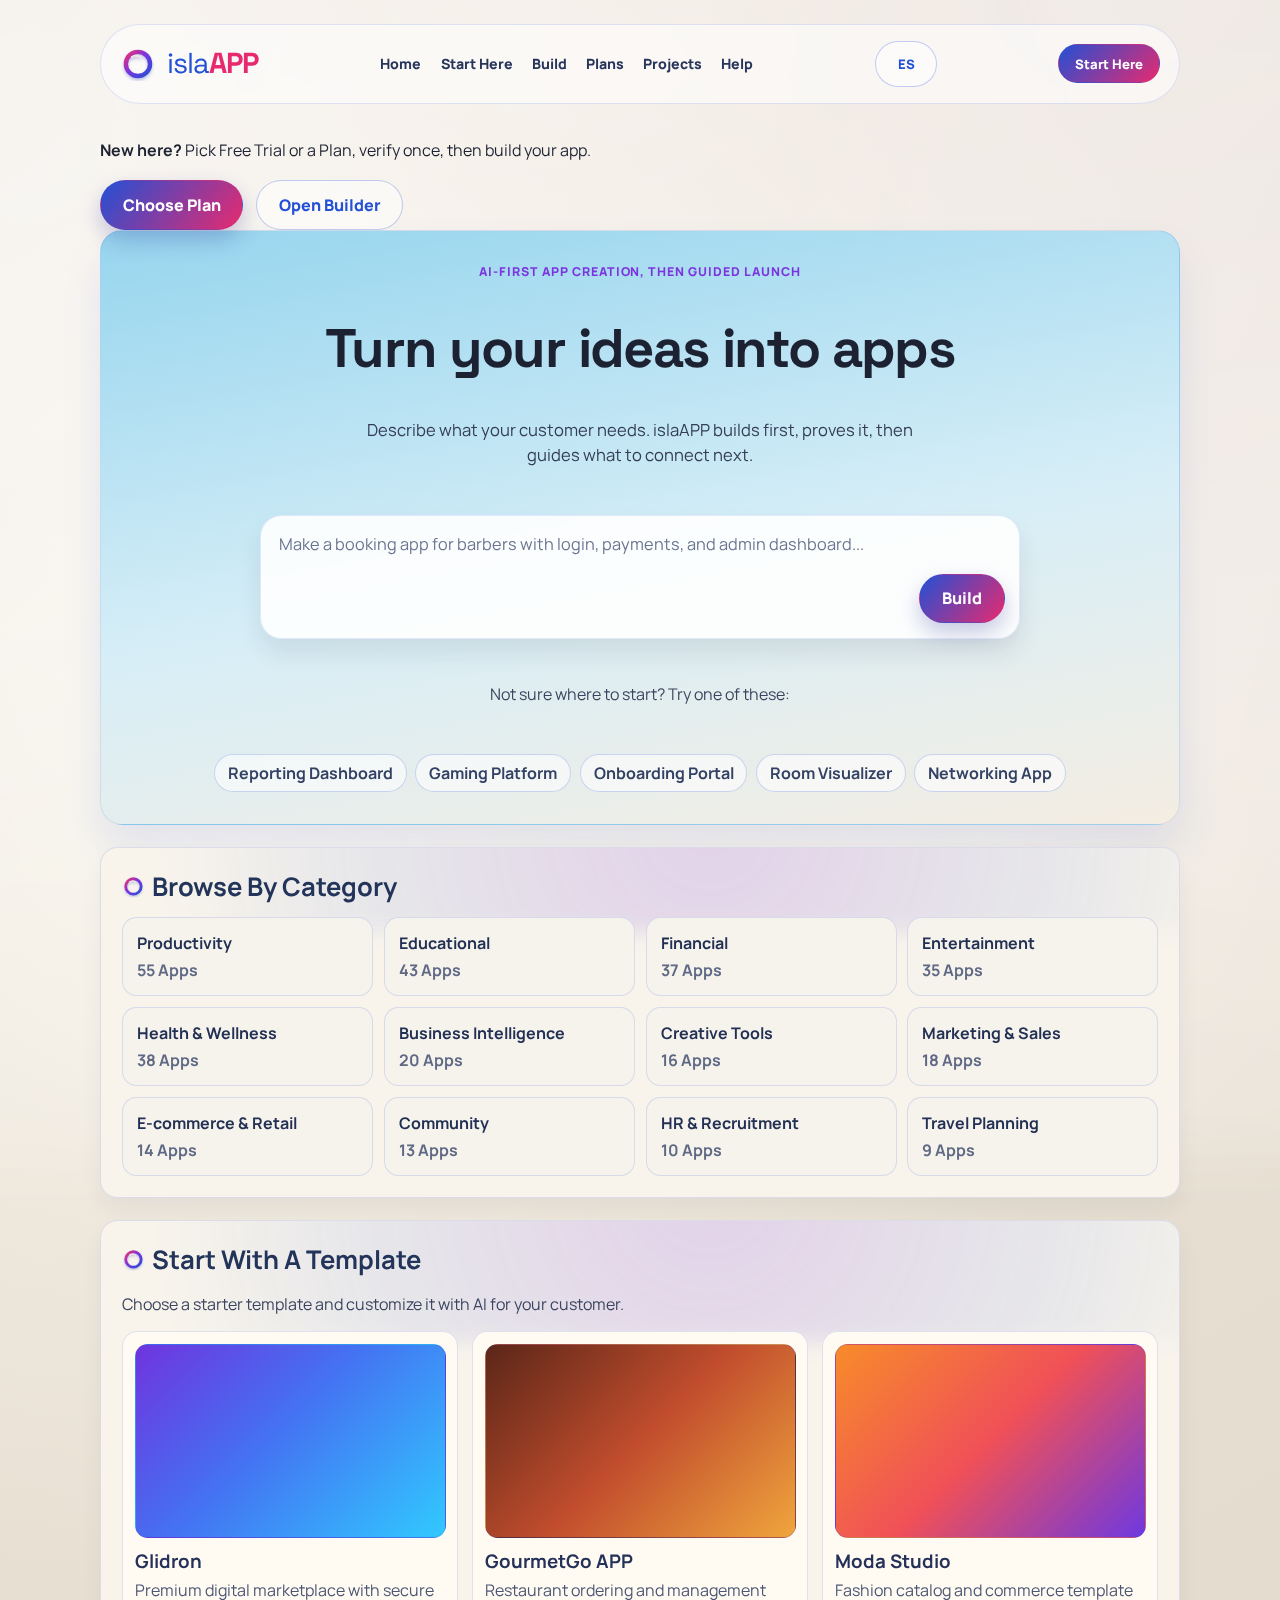
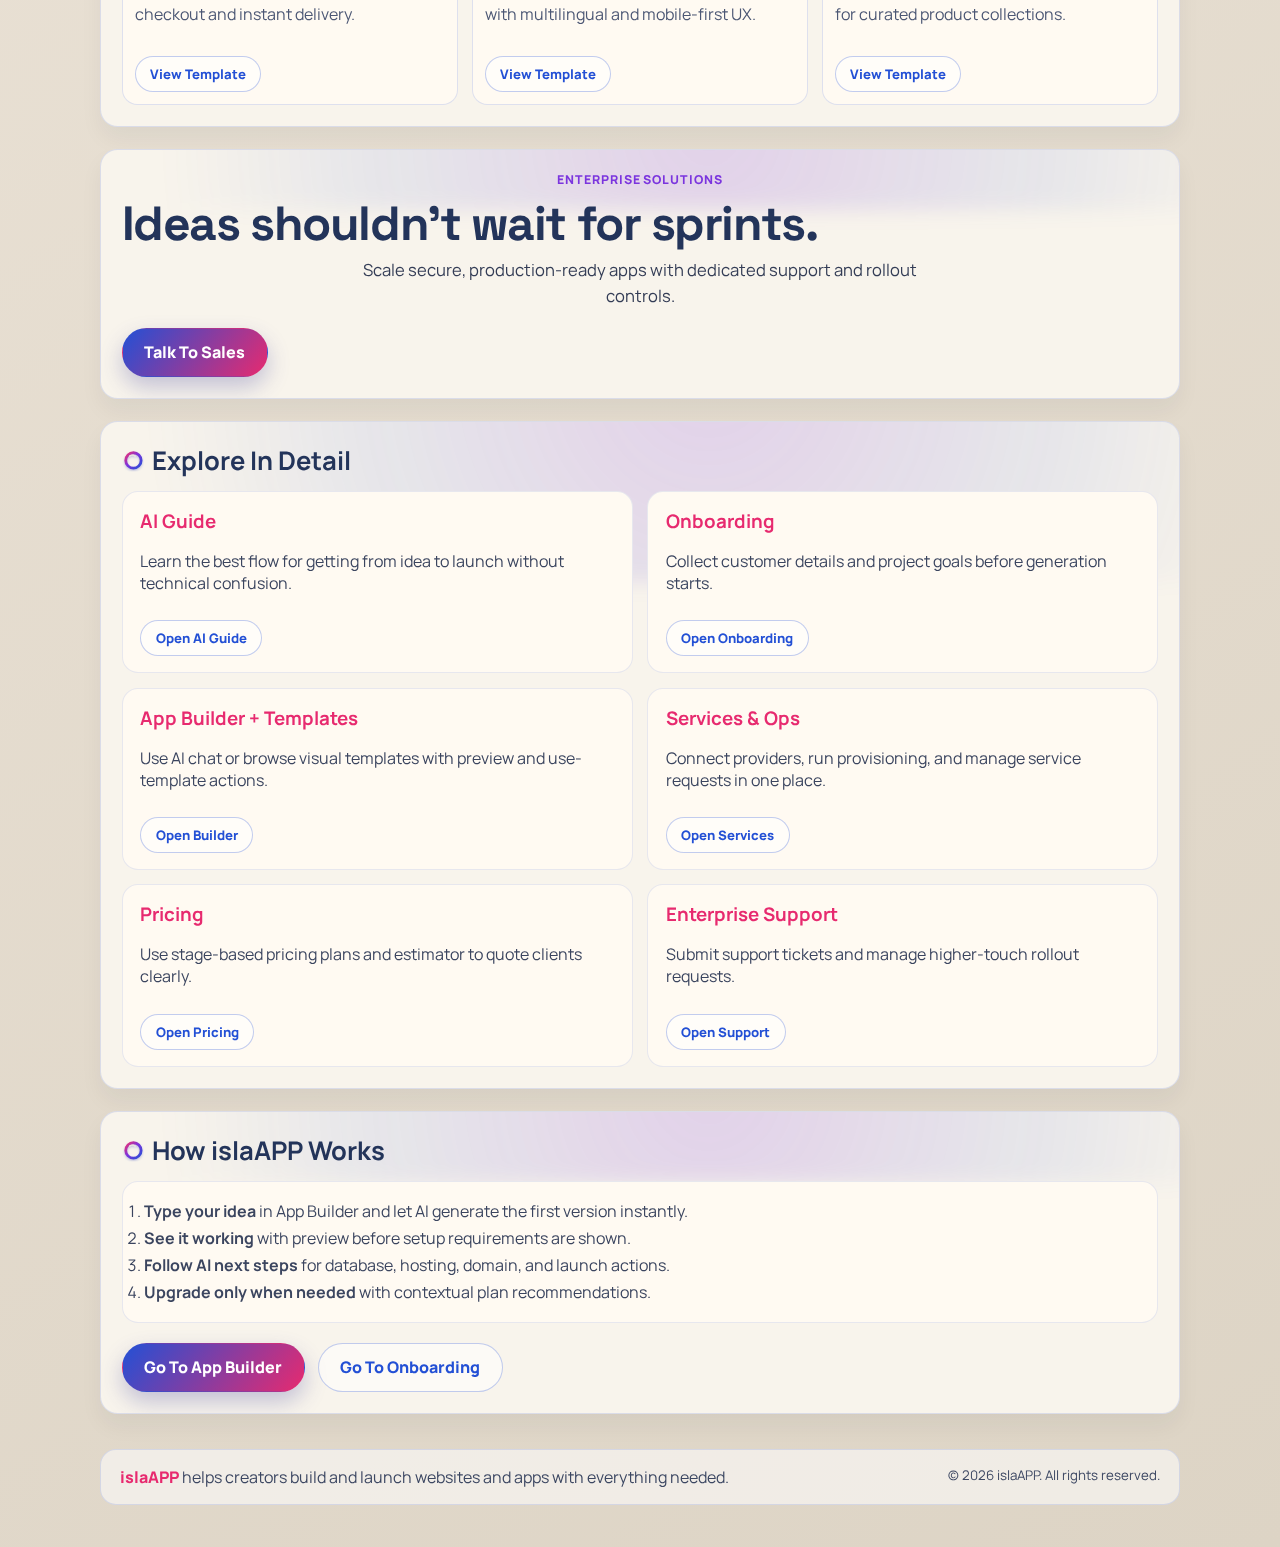
<file: index.html>
<!doctype html>
<html lang="en">
  <head>
    <meta charset="UTF-8" />
    <meta name="viewport" content="width=device-width, initial-scale=1.0" />
    <title>islaAPP | Build Websites and Apps</title>
    <meta
      name="description"
      content="islaAPP helps young creators build websites, apps, and startup prototypes with guided onboarding, transparent pricing, and full support."
    />
    <link rel="preconnect" href="https://fonts.googleapis.com" />
    <link rel="preconnect" href="https://fonts.gstatic.com" crossorigin />
    <link
      href="https://fonts.googleapis.com/css2?family=Manrope:wght@500;700;800&family=Space+Grotesk:wght@600;700&display=swap"
      rel="stylesheet"
    />
    <link rel="stylesheet" href="styles.css" />
  </head>
  <body class="page-home">
    <svg class="sprite" aria-hidden="true" focusable="false">
      <defs>
        <linearGradient id="brand-gradient" x1="0%" y1="0%" x2="100%" y2="100%">
          <stop offset="0%" stop-color="#f02f6f" />
          <stop offset="45%" stop-color="#7d34de" />
          <stop offset="100%" stop-color="#244fd4" />
        </linearGradient>
        <filter id="logo-shadow" x="-30%" y="-30%" width="160%" height="160%">
          <feDropShadow dx="0" dy="6" stdDeviation="4" flood-color="#2d43b8" flood-opacity=".3" />
        </filter>
        <symbol id="orbit-icon" viewBox="0 0 96 96">
          <g filter="url(#logo-shadow)">
            <path
              d="M16 49c0-18.2 14.8-33 33-33s33 14.8 33 33-14.8 33-33 33-33-14.8-33-33z"
              fill="none"
              stroke="url(#brand-gradient)"
              stroke-width="12"
              stroke-linecap="round"
            />
            <path d="M8 49h80" fill="none" stroke="url(#brand-gradient)" stroke-width="10" stroke-linecap="round" />
            <path
              d="M32 30c6-4.5 17-5.2 24.8.4"
              fill="none"
              stroke="#efe7dc"
              stroke-width="4.6"
              stroke-linecap="round"
            />
          </g>
        </symbol>
      </defs>
    </svg>

    <div class="noise" aria-hidden="true"></div>
    <header class="topbar">
      <a class="brand" href="index.html">
        <svg class="brand-icon" viewBox="0 0 96 96" role="img" aria-label="islaAPP logo icon">
          <use href="#orbit-icon"></use>
        </svg>
        <span class="brand-name"><span>isla</span><strong>APP</strong></span>
      </a>
      <nav class="marketing-nav">
        <div class="nav-item has-menu">
          <button class="nav-trigger" type="button" data-menu-target="menuProduct" aria-expanded="false">Product</button>
          <div class="mega-menu" id="menuProduct" role="menu">
            <a class="mega-link" href="app-builder.html">
              <strong>AI App Builder</strong>
              <span>Build from prompt and preview instantly.</span>
            </a>
            <a class="mega-link" href="services.html">
              <strong>Integrations</strong>
              <span>Connect hosting, domain, and database providers.</span>
            </a>
            <a class="mega-link" href="templates.html">
              <strong>Template Marketplace</strong>
              <span>Browse and customize visual template starters.</span>
            </a>
            <a class="mega-link" href="projects.html">
              <strong>Project Workspace</strong>
              <span>Manage generated projects and previews.</span>
            </a>
            <a class="mega-link" href="ops.html">
              <strong>Ops Dashboard</strong>
              <span>Track service requests and provisioning status.</span>
            </a>
          </div>
        </div>
        <div class="nav-item has-menu">
          <button class="nav-trigger" type="button" data-menu-target="menuUseCases" aria-expanded="false">Use Cases</button>
          <div class="mega-menu" id="menuUseCases" role="menu">
            <a class="mega-link" href="app-builder.html">
              <strong>Productivity</strong>
              <span>Internal tools, dashboards, workflow automation.</span>
            </a>
            <a class="mega-link" href="app-builder.html">
              <strong>E-commerce & Retail</strong>
              <span>Stores, catalogs, marketplace and ordering flows.</span>
            </a>
            <a class="mega-link" href="app-builder.html">
              <strong>Education</strong>
              <span>Portals, LMS platforms, and student tools.</span>
            </a>
            <a class="mega-link" href="app-builder.html">
              <strong>Health & Wellness</strong>
              <span>Booking apps, clinics, and coaching systems.</span>
            </a>
            <a class="mega-link" href="app-builder.html">
              <strong>Business Intelligence</strong>
              <span>Reporting and analytics experiences.</span>
            </a>
          </div>
        </div>
        <div class="nav-item has-menu">
          <button class="nav-trigger" type="button" data-menu-target="menuResources" aria-expanded="false">Resources</button>
          <div class="mega-menu" id="menuResources" role="menu">
            <a class="mega-link" href="guide.html">
              <strong>Docs & FAQs</strong>
              <span>Step-by-step onboarding and launch guidance.</span>
            </a>
            <a class="mega-link" href="support.html">
              <strong>Blog & Insights</strong>
              <span>Best practices for app growth and operations.</span>
            </a>
            <a class="mega-link" href="support.html">
              <strong>Community</strong>
              <span>Ask questions and exchange ideas with builders.</span>
            </a>
            <a class="mega-link" href="support.html">
              <strong>Hire a Partner</strong>
              <span>Get expert help for custom implementations.</span>
            </a>
          </div>
        </div>
        <a href="pricing.html">Pricing</a>
        <a href="support.html">Enterprise</a>
      </nav>
      <a class="btn btn-small" href="app-builder.html">Start Building</a>
    </header>

    <main>
      <section class="hero hero-centered">
        <p class="eyebrow">AI-first app creation, then guided launch</p>
        <h1>Turn your ideas into apps</h1>
        <p class="lead">Describe what your customer needs. islaAPP builds first, proves it, then guides what to connect next.</p>
        <article class="marketing-prompt-box">
          <p class="prompt-placeholder">Make a booking app for barbers with login, payments, and admin dashboard...</p>
          <a class="btn btn-primary prompt-go" href="app-builder.html">Build</a>
        </article>
        <p class="muted">Not sure where to start? Try one of these:</p>
        <div class="starter-chips">
          <a href="app-builder.html">Reporting Dashboard</a>
          <a href="app-builder.html">Gaming Platform</a>
          <a href="app-builder.html">Onboarding Portal</a>
          <a href="app-builder.html">Room Visualizer</a>
          <a href="app-builder.html">Networking App</a>
        </div>
      </section>

      <section class="section-panel">
        <h2>
          <svg class="mini-icon" viewBox="0 0 96 96" aria-hidden="true"><use href="#orbit-icon"></use></svg>
          Browse By Category
        </h2>
        <div class="category-grid">
          <article class="category-card"><h3>Productivity</h3><p>55 Apps</p></article>
          <article class="category-card"><h3>Educational</h3><p>43 Apps</p></article>
          <article class="category-card"><h3>Financial</h3><p>37 Apps</p></article>
          <article class="category-card"><h3>Entertainment</h3><p>35 Apps</p></article>
          <article class="category-card"><h3>Health & Wellness</h3><p>38 Apps</p></article>
          <article class="category-card"><h3>Business Intelligence</h3><p>20 Apps</p></article>
          <article class="category-card"><h3>Creative Tools</h3><p>16 Apps</p></article>
          <article class="category-card"><h3>Marketing & Sales</h3><p>18 Apps</p></article>
          <article class="category-card"><h3>E-commerce & Retail</h3><p>14 Apps</p></article>
          <article class="category-card"><h3>Community</h3><p>13 Apps</p></article>
          <article class="category-card"><h3>HR & Recruitment</h3><p>10 Apps</p></article>
          <article class="category-card"><h3>Travel Planning</h3><p>9 Apps</p></article>
        </div>
      </section>

      <section class="section-panel">
        <h2>
          <svg class="mini-icon" viewBox="0 0 96 96" aria-hidden="true"><use href="#orbit-icon"></use></svg>
          Start With A Template
        </h2>
        <p class="muted">Choose a starter template and customize it with AI for your customer.</p>
        <div class="template-showcase-grid">
          <article class="template-showcase-card">
            <div class="template-showcase-thumb template-thumb-market"></div>
            <h3>Glidron</h3>
            <p>Premium digital marketplace with secure checkout and instant delivery.</p>
            <div class="actions">
              <a class="btn btn-ghost btn-inline" href="template-view.html?template=marketplace">View Template</a>
            </div>
          </article>
          <article class="template-showcase-card">
            <div class="template-showcase-thumb template-thumb-restaurant"></div>
            <h3>GourmetGo APP</h3>
            <p>Restaurant ordering and management with multilingual and mobile-first UX.</p>
            <div class="actions">
              <a class="btn btn-ghost btn-inline" href="template-view.html?template=restaurant-ordering">View Template</a>
            </div>
          </article>
          <article class="template-showcase-card">
            <div class="template-showcase-thumb template-thumb-store"></div>
            <h3>Moda Studio</h3>
            <p>Fashion catalog and commerce template for curated product collections.</p>
            <div class="actions">
              <a class="btn btn-ghost btn-inline" href="template-view.html?template=ecommerce-storefront">View Template</a>
            </div>
          </article>
        </div>
      </section>

      <section class="section-panel enterprise-hero">
        <p class="eyebrow">Enterprise Solutions</p>
        <h2>Ideas shouldn’t wait for sprints.</h2>
        <p class="lead">Scale secure, production-ready apps with dedicated support and rollout controls.</p>
        <div class="actions">
          <a class="btn btn-primary" href="support.html">Talk To Sales</a>
        </div>
      </section>

      <section class="section-panel">
        <h2>
          <svg class="mini-icon" viewBox="0 0 96 96" aria-hidden="true"><use href="#orbit-icon"></use></svg>
          Explore In Detail
        </h2>
        <div class="feature-grid">
          <article>
            <h3>AI Guide</h3>
            <p>Learn the best flow for getting from idea to launch without technical confusion.</p>
            <a class="btn btn-ghost btn-inline" href="guide.html">Open AI Guide</a>
          </article>
          <article>
            <h3>Onboarding</h3>
            <p>Collect customer details and project goals before generation starts.</p>
            <a class="btn btn-ghost btn-inline" href="onboarding.html">Open Onboarding</a>
          </article>
          <article>
            <h3>App Builder + Templates</h3>
            <p>Use AI chat or browse visual templates with preview and use-template actions.</p>
            <a class="btn btn-ghost btn-inline" href="app-builder.html">Open Builder</a>
          </article>
          <article>
            <h3>Services & Ops</h3>
            <p>Connect providers, run provisioning, and manage service requests in one place.</p>
            <a class="btn btn-ghost btn-inline" href="services.html">Open Services</a>
          </article>
          <article>
            <h3>Pricing</h3>
            <p>Use stage-based pricing plans and estimator to quote clients clearly.</p>
            <a class="btn btn-ghost btn-inline" href="pricing.html">Open Pricing</a>
          </article>
          <article>
            <h3>Enterprise Support</h3>
            <p>Submit support tickets and manage higher-touch rollout requests.</p>
            <a class="btn btn-ghost btn-inline" href="support.html">Open Support</a>
          </article>
        </div>
      </section>

      <section class="section-panel">
        <h2>
          <svg class="mini-icon" viewBox="0 0 96 96" aria-hidden="true"><use href="#orbit-icon"></use></svg>
          How islaAPP Works
        </h2>
        <ol class="steps">
          <li><strong>Type your idea</strong> in App Builder and let AI generate the first version instantly.</li>
          <li><strong>See it working</strong> with preview before setup requirements are shown.</li>
          <li><strong>Follow AI next steps</strong> for database, hosting, domain, and launch actions.</li>
          <li><strong>Upgrade only when needed</strong> with contextual plan recommendations.</li>
        </ol>
        <div class="actions">
          <a class="btn btn-primary" href="app-builder.html">Go To App Builder</a>
          <a class="btn btn-ghost" href="onboarding.html">Go To Onboarding</a>
        </div>
      </section>
    </main>

    <footer class="site-footer">
      <p>
        <span class="brand-inline">islaAPP</span> helps creators build and launch websites and apps with everything needed.
      </p>
      <small>&copy; <span data-year></span> islaAPP. All rights reserved.</small>
    </footer>

    <script src="app.js"></script>
  </body>
</html>
</file>
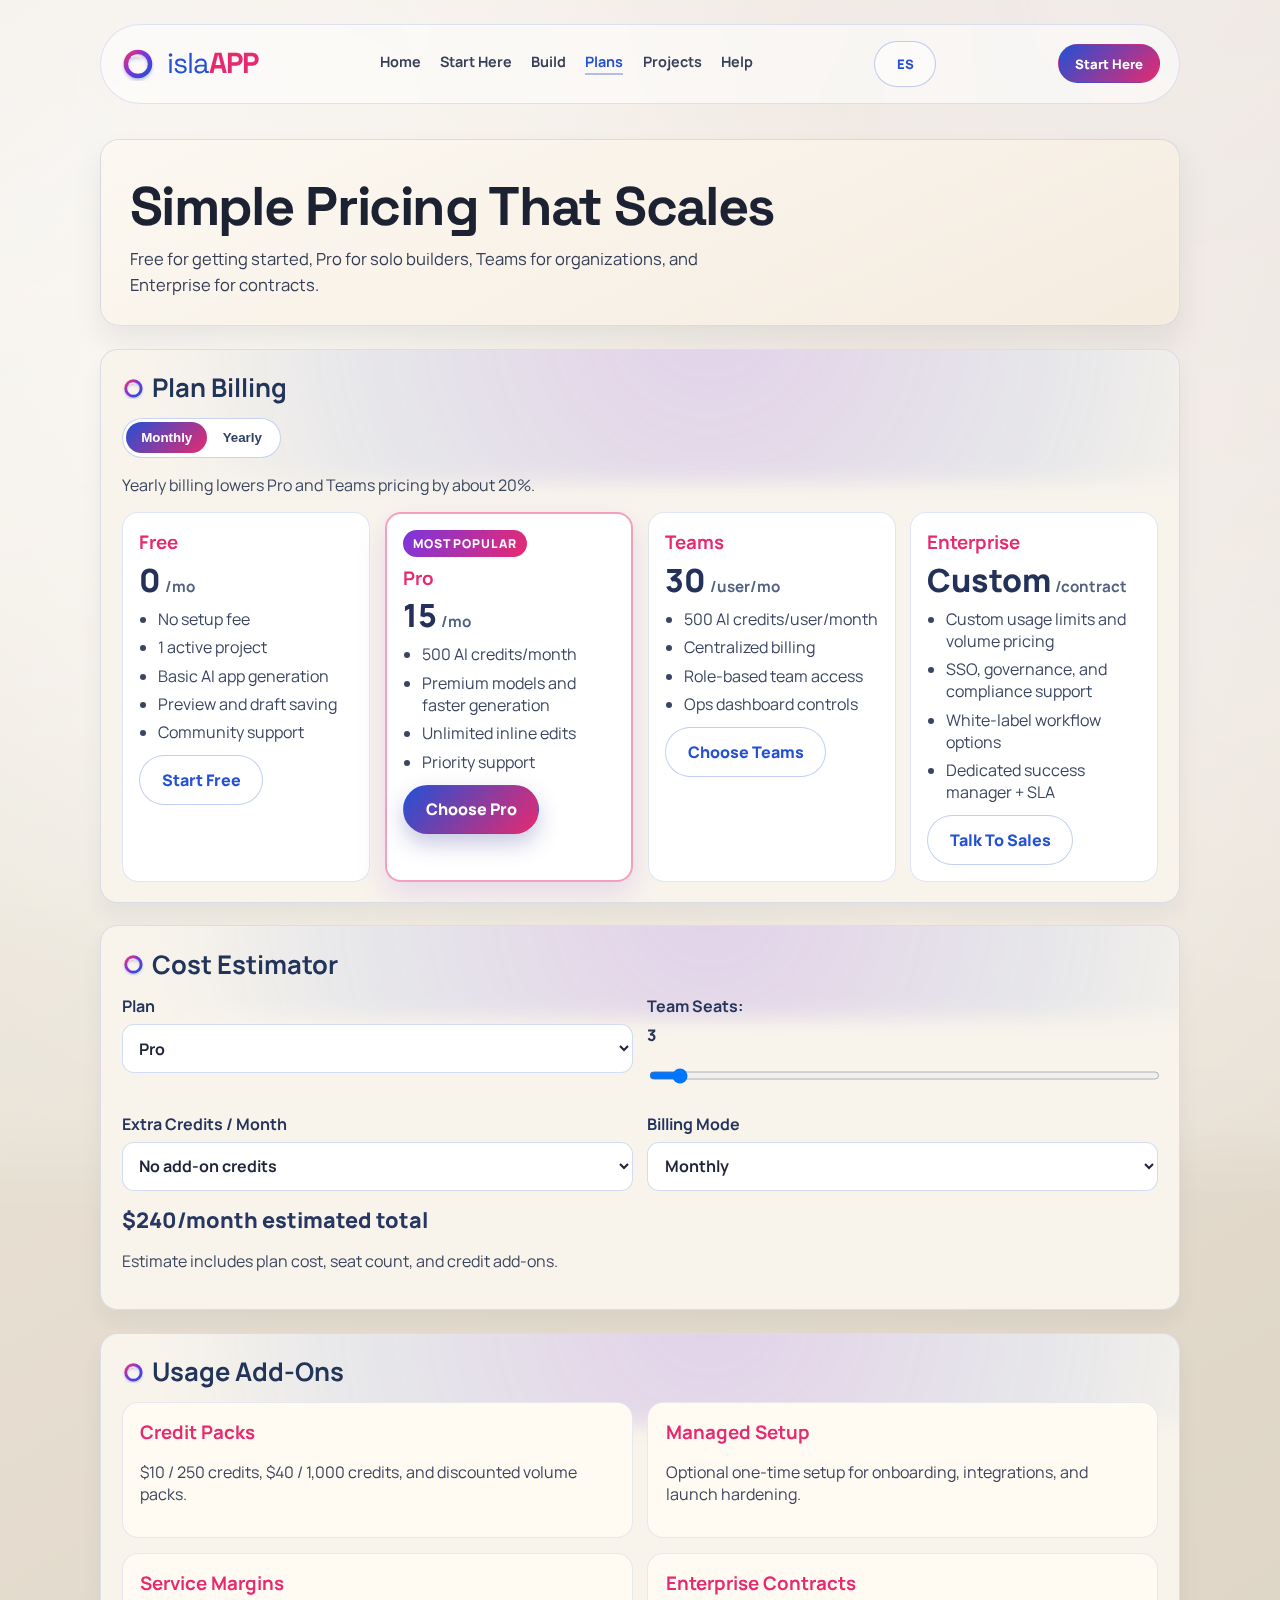
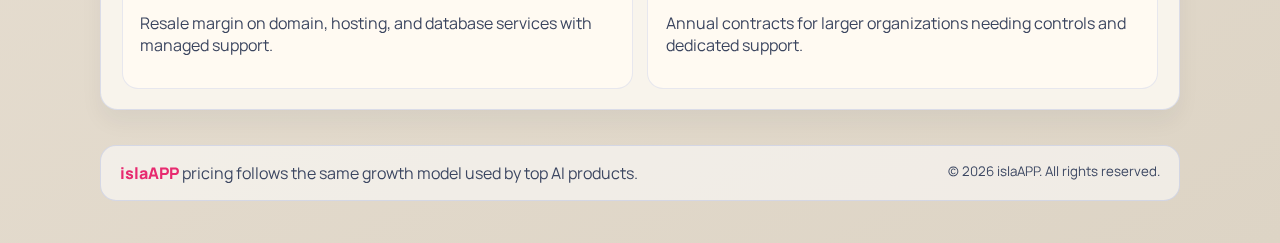
<file: pricing.html>
<!doctype html>
<html lang="en">
  <head>
    <meta charset="UTF-8" />
    <meta name="viewport" content="width=device-width, initial-scale=1.0" />
    <title>Pricing | islaAPP</title>
    <meta
      name="description"
      content="islaAPP pricing follows a modern SaaS model: Free, Pro, Teams, Enterprise, plus usage add-ons."
    />
    <link rel="preconnect" href="https://fonts.googleapis.com" />
    <link rel="preconnect" href="https://fonts.gstatic.com" crossorigin />
    <link
      href="https://fonts.googleapis.com/css2?family=Manrope:wght@500;700;800&family=Space+Grotesk:wght@600;700&display=swap"
      rel="stylesheet"
    />
    <link rel="stylesheet" href="styles.css" />
  </head>
  <body>
    <svg class="sprite" aria-hidden="true" focusable="false">
      <defs>
        <linearGradient id="brand-gradient" x1="0%" y1="0%" x2="100%" y2="100%">
          <stop offset="0%" stop-color="#f02f6f" />
          <stop offset="45%" stop-color="#7d34de" />
          <stop offset="100%" stop-color="#244fd4" />
        </linearGradient>
        <filter id="logo-shadow" x="-30%" y="-30%" width="160%" height="160%">
          <feDropShadow dx="0" dy="6" stdDeviation="4" flood-color="#2d43b8" flood-opacity=".3" />
        </filter>
        <symbol id="orbit-icon" viewBox="0 0 96 96">
          <g filter="url(#logo-shadow)">
            <path
              d="M16 49c0-18.2 14.8-33 33-33s33 14.8 33 33-14.8 33-33 33-33-14.8-33-33z"
              fill="none"
              stroke="url(#brand-gradient)"
              stroke-width="12"
              stroke-linecap="round"
            />
            <path d="M8 49h80" fill="none" stroke="url(#brand-gradient)" stroke-width="10" stroke-linecap="round" />
            <path
              d="M32 30c6-4.5 17-5.2 24.8.4"
              fill="none"
              stroke="#efe7dc"
              stroke-width="4.6"
              stroke-linecap="round"
            />
          </g>
        </symbol>
      </defs>
    </svg>

    <div class="noise" aria-hidden="true"></div>
    <header class="topbar">
      <a class="brand" href="index.html">
        <svg class="brand-icon" viewBox="0 0 96 96" role="img" aria-label="islaAPP logo icon">
          <use href="#orbit-icon"></use>
        </svg>
        <span class="brand-name"><span>isla</span><strong>APP</strong></span>
      </a>
      <nav>
        <a href="index.html">Home</a>
        <a href="guide.html">AI Guide</a>
        <a href="onboarding.html">Onboarding</a>
        <a href="app-builder.html">App Builder</a>
        <a href="projects.html">Projects</a>
        <a href="services.html">Services</a>
        <a href="ops.html">Ops</a>
        <a href="setup.html">Setup Wizard</a>
        <a class="is-current" href="pricing.html">Pricing</a>
        <a href="support.html">Support</a>
      </nav>
      <a class="btn btn-small" href="onboarding.html">Get Started</a>
    </header>

    <main>
      <section class="page-intro">
        <h1>Simple Pricing That Scales</h1>
        <p class="lead">Free for getting started, Pro for solo builders, Teams for organizations, and Enterprise for contracts.</p>
      </section>

      <section class="section-panel">
        <h2>
          <svg class="mini-icon" viewBox="0 0 96 96" aria-hidden="true"><use href="#orbit-icon"></use></svg>
          Plan Billing
        </h2>
        <div class="billing-toggle" role="group" aria-label="Choose billing period">
          <button class="toggle-btn is-active" type="button" data-billing="monthly">Monthly</button>
          <button class="toggle-btn" type="button" data-billing="yearly">Yearly</button>
        </div>
        <p class="muted" id="billingHint">Yearly billing lowers Pro and Teams pricing by about 20%.</p>

        <div class="plan-grid">
          <article class="plan-card" data-plan data-price-monthly="0" data-price-yearly="0" data-cycle-monthly="/mo" data-cycle-yearly="/mo (yearly)">
            <h3>Free</h3>
            <p class="price"><span data-price>0</span><small data-cycle>/mo</small></p>
            <ul>
              <li>No setup fee</li>
              <li>1 active project</li>
              <li>Basic AI app generation</li>
              <li>Preview and draft saving</li>
              <li>Community support</li>
            </ul>
            <a class="btn btn-ghost" href="onboarding.html">Start Free</a>
          </article>

          <article class="plan-card featured" data-plan data-price-monthly="15" data-price-yearly="12" data-cycle-monthly="/mo" data-cycle-yearly="/mo (yearly)">
            <p class="tag">Most Popular</p>
            <h3>Pro</h3>
            <p class="price"><span data-price>15</span><small data-cycle>/mo</small></p>
            <ul>
              <li>500 AI credits/month</li>
              <li>Premium models and faster generation</li>
              <li>Unlimited inline edits</li>
              <li>Priority support</li>
            </ul>
            <a class="btn btn-primary" href="app-builder.html">Choose Pro</a>
          </article>

          <article class="plan-card" data-plan data-price-monthly="30" data-price-yearly="24" data-cycle-monthly="/user/mo" data-cycle-yearly="/user/mo (yearly)">
            <h3>Teams</h3>
            <p class="price"><span data-price>30</span><small data-cycle>/user/mo</small></p>
            <ul>
              <li>500 AI credits/user/month</li>
              <li>Centralized billing</li>
              <li>Role-based team access</li>
              <li>Ops dashboard controls</li>
            </ul>
            <a class="btn btn-ghost" href="app-builder.html">Choose Teams</a>
          </article>

          <article class="plan-card">
            <h3>Enterprise</h3>
            <p class="price">Custom<small>/contract</small></p>
            <ul>
              <li>Custom usage limits and volume pricing</li>
              <li>SSO, governance, and compliance support</li>
              <li>White-label workflow options</li>
              <li>Dedicated success manager + SLA</li>
            </ul>
            <a class="btn btn-ghost" href="support.html">Talk To Sales</a>
          </article>
        </div>
      </section>

      <section class="section-panel">
        <h2>
          <svg class="mini-icon" viewBox="0 0 96 96" aria-hidden="true"><use href="#orbit-icon"></use></svg>
          Cost Estimator
        </h2>
        <div class="form-grid">
          <label class="form-field">
            Plan
            <select id="calcPlan">
              <option value="free">Free</option>
              <option value="pro" selected>Pro</option>
              <option value="teams">Teams</option>
              <option value="enterprise">Enterprise</option>
            </select>
          </label>
          <label class="form-field">
            Team Seats: <strong id="seatCountLabel">3</strong>
            <input id="calcSeats" type="range" min="1" max="100" value="3" />
          </label>
          <label class="form-field">
            Extra Credits / Month
            <select id="calcCredits">
              <option value="0" selected>No add-on credits</option>
              <option value="250">+250 credits ($10)</option>
              <option value="1000">+1,000 credits ($40)</option>
              <option value="5000">+5,000 credits ($180)</option>
            </select>
          </label>
          <label class="form-field">
            Billing Mode
            <select id="calcBilling">
              <option value="monthly">Monthly</option>
              <option value="yearly">Yearly</option>
            </select>
          </label>
        </div>
        <p class="estimate" id="calcResult">$55/month estimated total</p>
        <p class="muted">Estimate includes plan cost, seat count, and credit add-ons.</p>
      </section>

      <section class="section-panel">
        <h2>
          <svg class="mini-icon" viewBox="0 0 96 96" aria-hidden="true"><use href="#orbit-icon"></use></svg>
          Usage Add-Ons
        </h2>
        <div class="feature-grid">
          <article>
            <h3>Credit Packs</h3>
            <p>$10 / 250 credits, $40 / 1,000 credits, and discounted volume packs.</p>
          </article>
          <article>
            <h3>Managed Setup</h3>
            <p>Optional one-time setup for onboarding, integrations, and launch hardening.</p>
          </article>
          <article>
            <h3>Service Margins</h3>
            <p>Resale margin on domain, hosting, and database services with managed support.</p>
          </article>
          <article>
            <h3>Enterprise Contracts</h3>
            <p>Annual contracts for larger organizations needing controls and dedicated support.</p>
          </article>
        </div>
      </section>
    </main>

    <footer class="site-footer">
      <p><span class="brand-inline">islaAPP</span> pricing follows the same growth model used by top AI products.</p>
      <small>&copy; <span data-year></span> islaAPP. All rights reserved.</small>
    </footer>

    <script src="app.js"></script>
  </body>
</html>
</file>
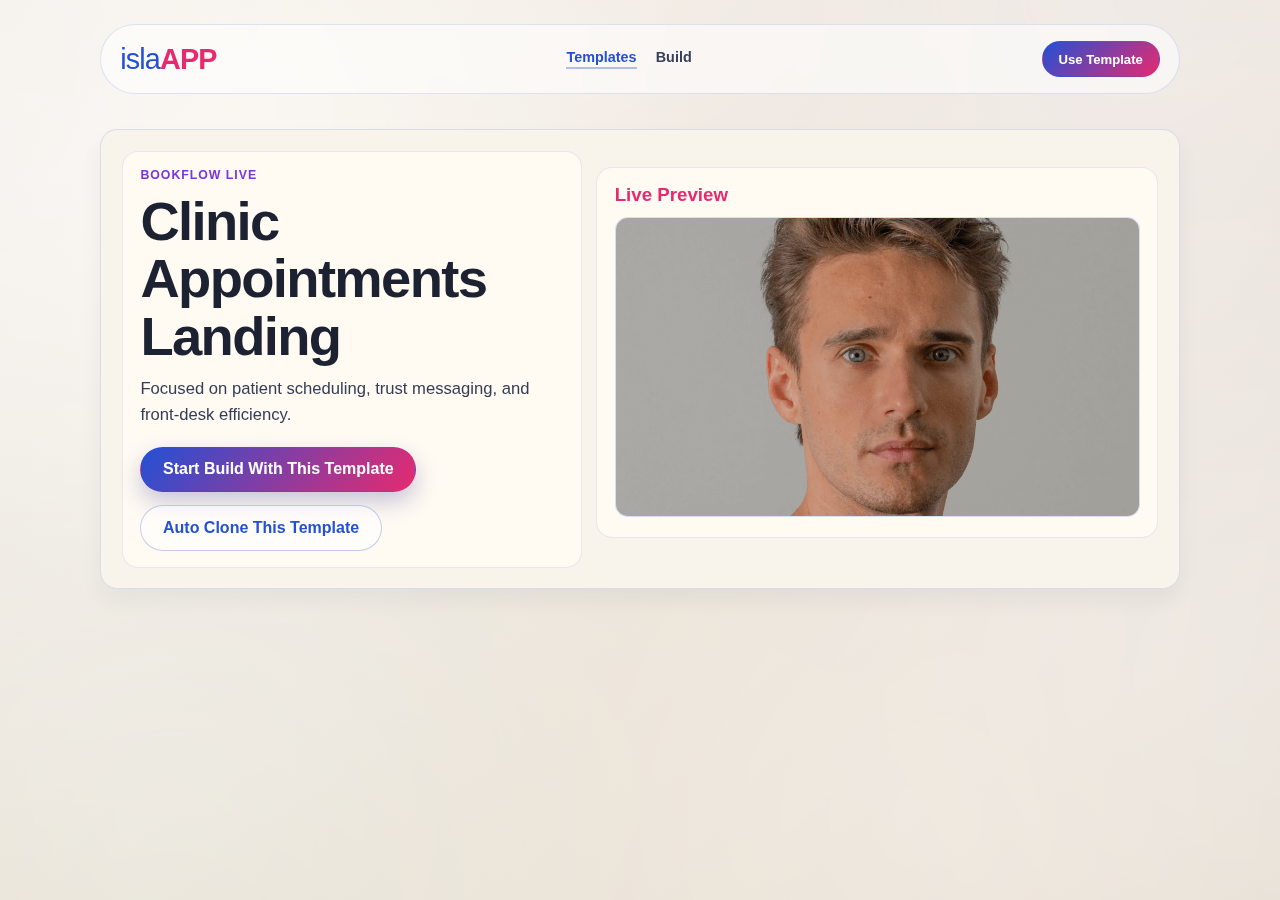
<file: template-live-bookflow-clinic.html>
<!doctype html>
<html lang="en">
  <head>
    <meta charset="UTF-8" />
    <meta name="viewport" content="width=device-width, initial-scale=1.0" />
    <title>Clinic Appointments Live | islaAPP</title>
    <meta name="description" content="Live preview for the Clinic Appointments landing template." />
    <link rel="stylesheet" href="styles.css" />
  </head>
  <body>
    <header class="topbar">
      <a class="brand" href="index.html"><span class="brand-name"><span>isla</span><strong>APP</strong></span></a>
      <nav>
        <a href="templates.html" class="is-current">Templates</a>
        <a href="app-builder.html?template_id=bookflow-clinic-appointments">Build</a>
      </nav>
      <a class="btn btn-small" href="app-builder.html?template_id=bookflow-clinic-appointments">Use Template</a>
    </header>

    <main class="container section-stack">
      <section class="section-panel template-live-layout">
        <article>
          <p class="eyebrow">BOOKFLOW LIVE</p>
          <h1>Clinic Appointments Landing</h1>
          <p class="lead">Focused on patient scheduling, trust messaging, and front-desk efficiency.</p>
          <div class="actions">
            <a class="btn btn-primary" href="app-builder.html?template_id=bookflow-clinic-appointments">Start Build With This Template</a>
            <a class="btn btn-ghost" href="app-builder.html?template_id=bookflow-clinic-appointments&autoclone=1">Auto Clone This Template</a>
          </div>
        </article>
        <article class="status-box">
          <h3>Live Preview</h3>
          <iframe
            class="fast-preview-frame"
            src="data/shuffle-imports/shuffle-2/public/flex-ui-assets/images/how-it-works/photo-video.png"
            title="Clinic Appointments preview"
            loading="lazy"
          ></iframe>
        </article>
      </section>
    </main>
  </body>
</html>
</file>
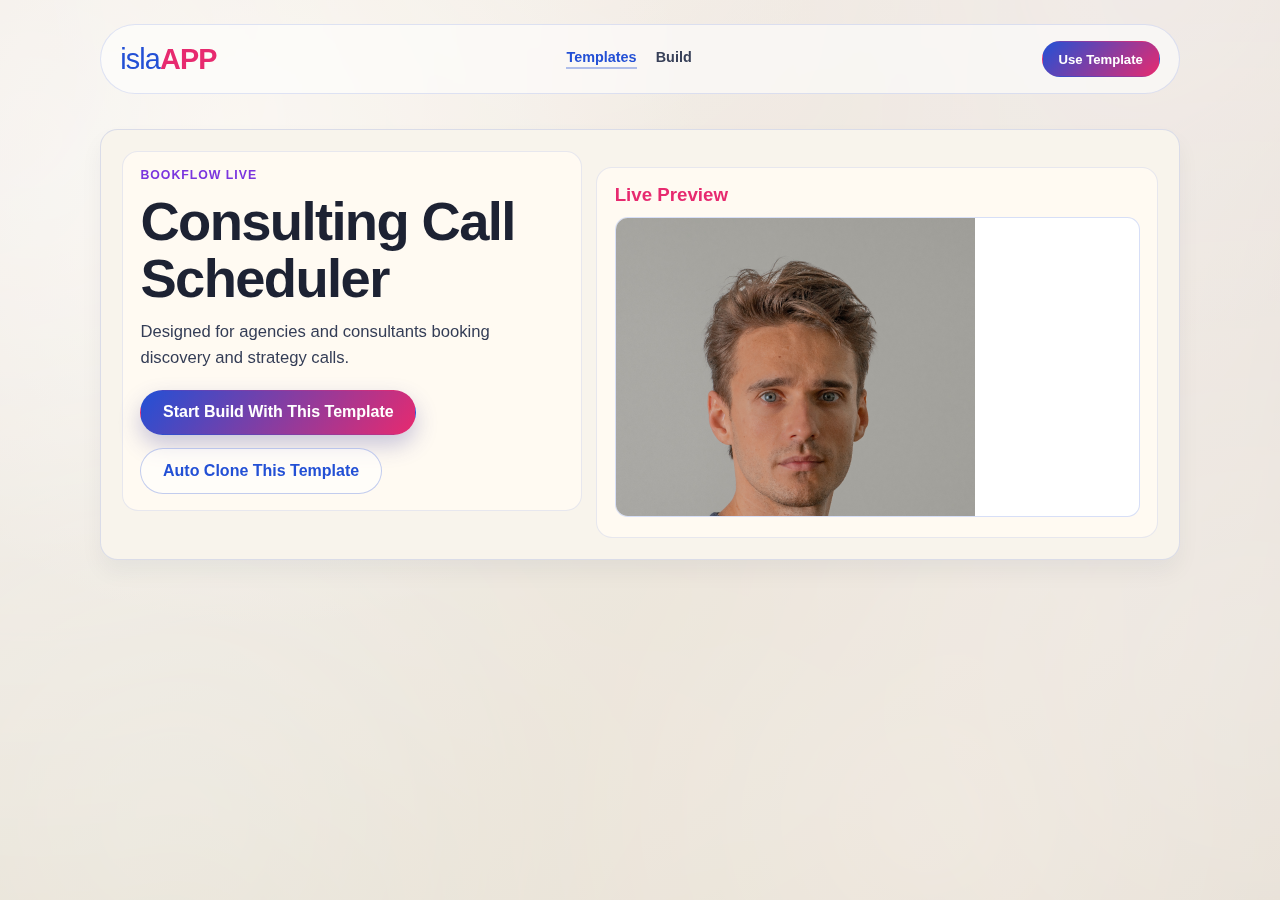
<file: template-live-bookflow-consulting.html>
<!doctype html>
<html lang="en">
  <head>
    <meta charset="UTF-8" />
    <meta name="viewport" content="width=device-width, initial-scale=1.0" />
    <title>Consulting Call Scheduler Live | islaAPP</title>
    <meta name="description" content="Live preview for the Consulting Call Scheduler template." />
    <link rel="stylesheet" href="styles.css" />
  </head>
  <body>
    <header class="topbar">
      <a class="brand" href="index.html"><span class="brand-name"><span>isla</span><strong>APP</strong></span></a>
      <nav>
        <a href="templates.html" class="is-current">Templates</a>
        <a href="app-builder.html?template_id=bookflow-consulting-calls">Build</a>
      </nav>
      <a class="btn btn-small" href="app-builder.html?template_id=bookflow-consulting-calls">Use Template</a>
    </header>

    <main class="container section-stack">
      <section class="section-panel template-live-layout">
        <article>
          <p class="eyebrow">BOOKFLOW LIVE</p>
          <h1>Consulting Call Scheduler</h1>
          <p class="lead">Designed for agencies and consultants booking discovery and strategy calls.</p>
          <div class="actions">
            <a class="btn btn-primary" href="app-builder.html?template_id=bookflow-consulting-calls">Start Build With This Template</a>
            <a class="btn btn-ghost" href="app-builder.html?template_id=bookflow-consulting-calls&autoclone=1">Auto Clone This Template</a>
          </div>
        </article>
        <article class="status-box">
          <h3>Live Preview</h3>
          <iframe
            class="fast-preview-frame"
            src="data/shuffle-imports/shuffle-2/public/flex-ui-assets/images/teams/photo-employee1.png"
            title="Consulting scheduler preview"
            loading="lazy"
          ></iframe>
        </article>
      </section>
    </main>
  </body>
</html>
</file>
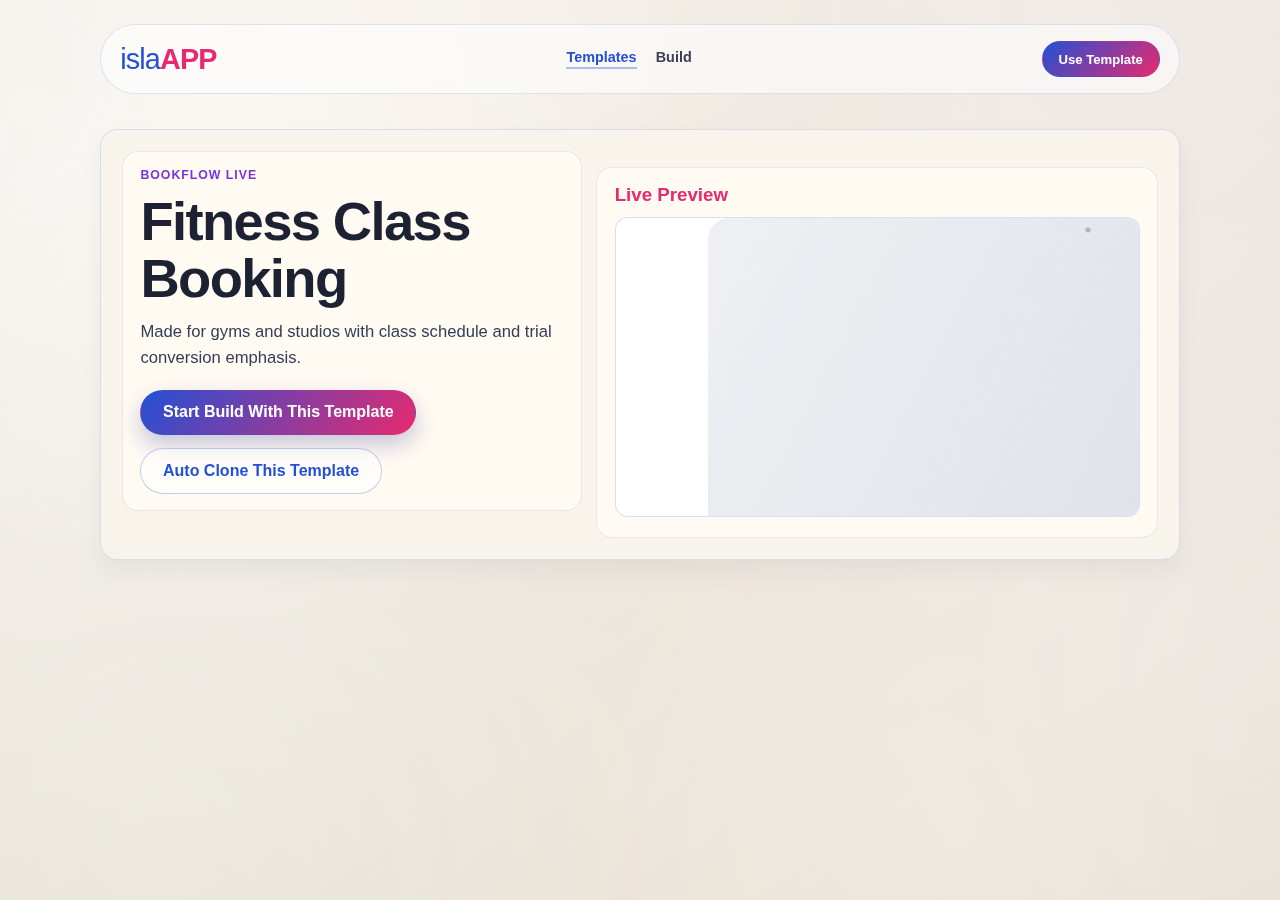
<file: template-live-bookflow-fitness.html>
<!doctype html>
<html lang="en">
  <head>
    <meta charset="UTF-8" />
    <meta name="viewport" content="width=device-width, initial-scale=1.0" />
    <title>Fitness Booking Live | islaAPP</title>
    <meta name="description" content="Live preview for the Fitness Class Booking template." />
    <link rel="stylesheet" href="styles.css" />
  </head>
  <body>
    <header class="topbar">
      <a class="brand" href="index.html"><span class="brand-name"><span>isla</span><strong>APP</strong></span></a>
      <nav>
        <a href="templates.html" class="is-current">Templates</a>
        <a href="app-builder.html?template_id=bookflow-fitness-classes">Build</a>
      </nav>
      <a class="btn btn-small" href="app-builder.html?template_id=bookflow-fitness-classes">Use Template</a>
    </header>

    <main class="container section-stack">
      <section class="section-panel template-live-layout">
        <article>
          <p class="eyebrow">BOOKFLOW LIVE</p>
          <h1>Fitness Class Booking</h1>
          <p class="lead">Made for gyms and studios with class schedule and trial conversion emphasis.</p>
          <div class="actions">
            <a class="btn btn-primary" href="app-builder.html?template_id=bookflow-fitness-classes">Start Build With This Template</a>
            <a class="btn btn-ghost" href="app-builder.html?template_id=bookflow-fitness-classes&autoclone=1">Auto Clone This Template</a>
          </div>
        </article>
        <article class="status-box">
          <h3>Live Preview</h3>
          <iframe
            class="fast-preview-frame"
            src="data/shuffle-imports/shuffle-2/public/flex-ui-assets/images/headers/mockup-light1.png"
            title="Fitness Booking preview"
            loading="lazy"
          ></iframe>
        </article>
      </section>
    </main>
  </body>
</html>
</file>
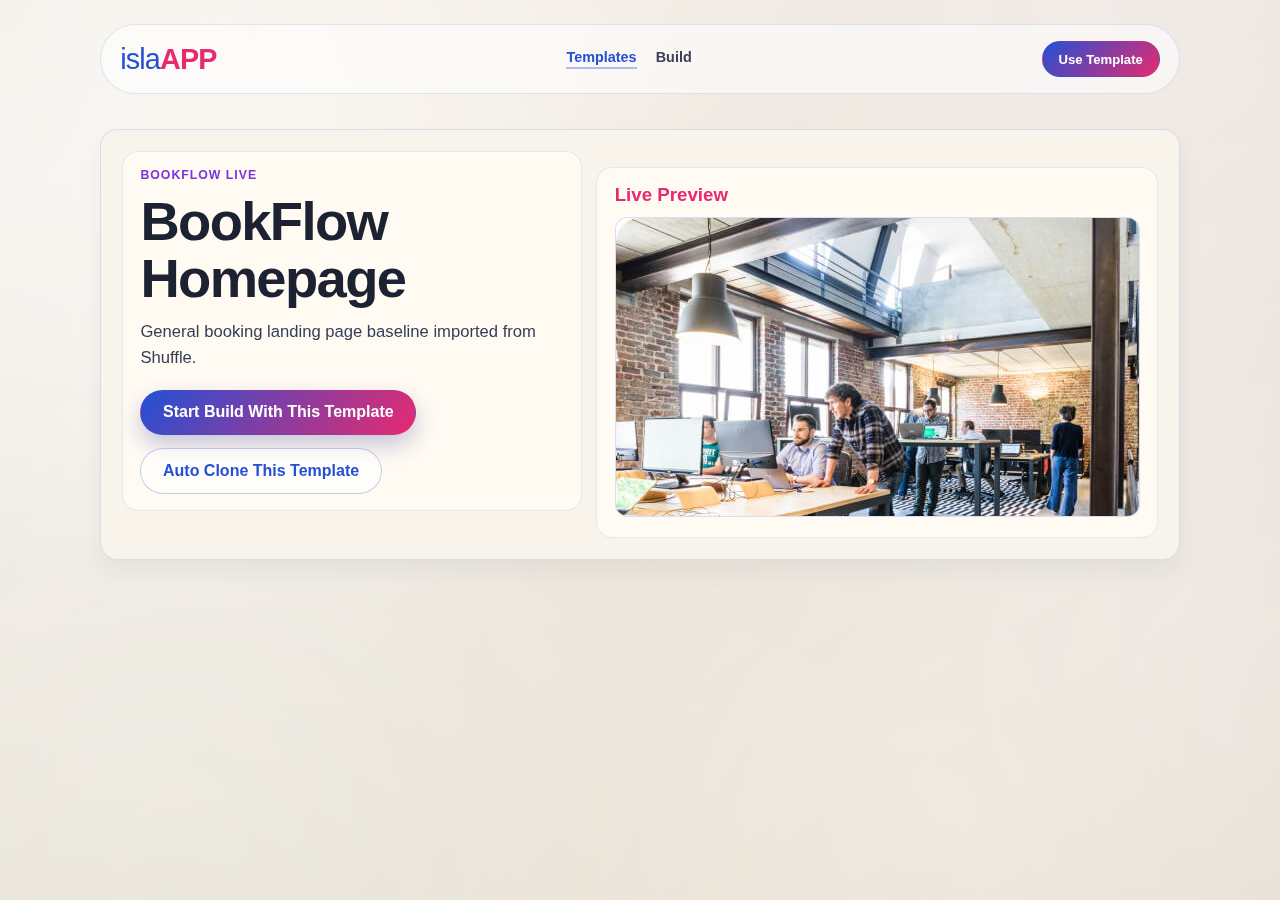
<file: template-live-bookflow-homepage.html>
<!doctype html>
<html lang="en">
  <head>
    <meta charset="UTF-8" />
    <meta name="viewport" content="width=device-width, initial-scale=1.0" />
    <title>BookFlow Homepage Live | islaAPP</title>
    <meta name="description" content="Live preview for the BookFlow homepage template." />
    <link rel="stylesheet" href="styles.css" />
  </head>
  <body>
    <header class="topbar">
      <a class="brand" href="index.html"><span class="brand-name"><span>isla</span><strong>APP</strong></span></a>
      <nav>
        <a href="templates.html" class="is-current">Templates</a>
        <a href="app-builder.html?template_id=bookflow-homepage-shuffle2">Build</a>
      </nav>
      <a class="btn btn-small" href="app-builder.html?template_id=bookflow-homepage-shuffle2">Use Template</a>
    </header>

    <main class="container section-stack">
      <section class="section-panel template-live-layout">
        <article>
          <p class="eyebrow">BOOKFLOW LIVE</p>
          <h1>BookFlow Homepage</h1>
          <p class="lead">General booking landing page baseline imported from Shuffle.</p>
          <div class="actions">
            <a class="btn btn-primary" href="app-builder.html?template_id=bookflow-homepage-shuffle2">Start Build With This Template</a>
            <a class="btn btn-ghost" href="app-builder.html?template_id=bookflow-homepage-shuffle2&autoclone=1">Auto Clone This Template</a>
          </div>
        </article>
        <article class="status-box">
          <h3>Live Preview</h3>
          <iframe
            class="fast-preview-frame"
            src="data/shuffle-imports/shuffle-2/public/flex-ui-assets/images/headers/header.jpg"
            title="BookFlow Homepage preview"
            loading="lazy"
          ></iframe>
        </article>
      </section>
    </main>
  </body>
</html>
</file>
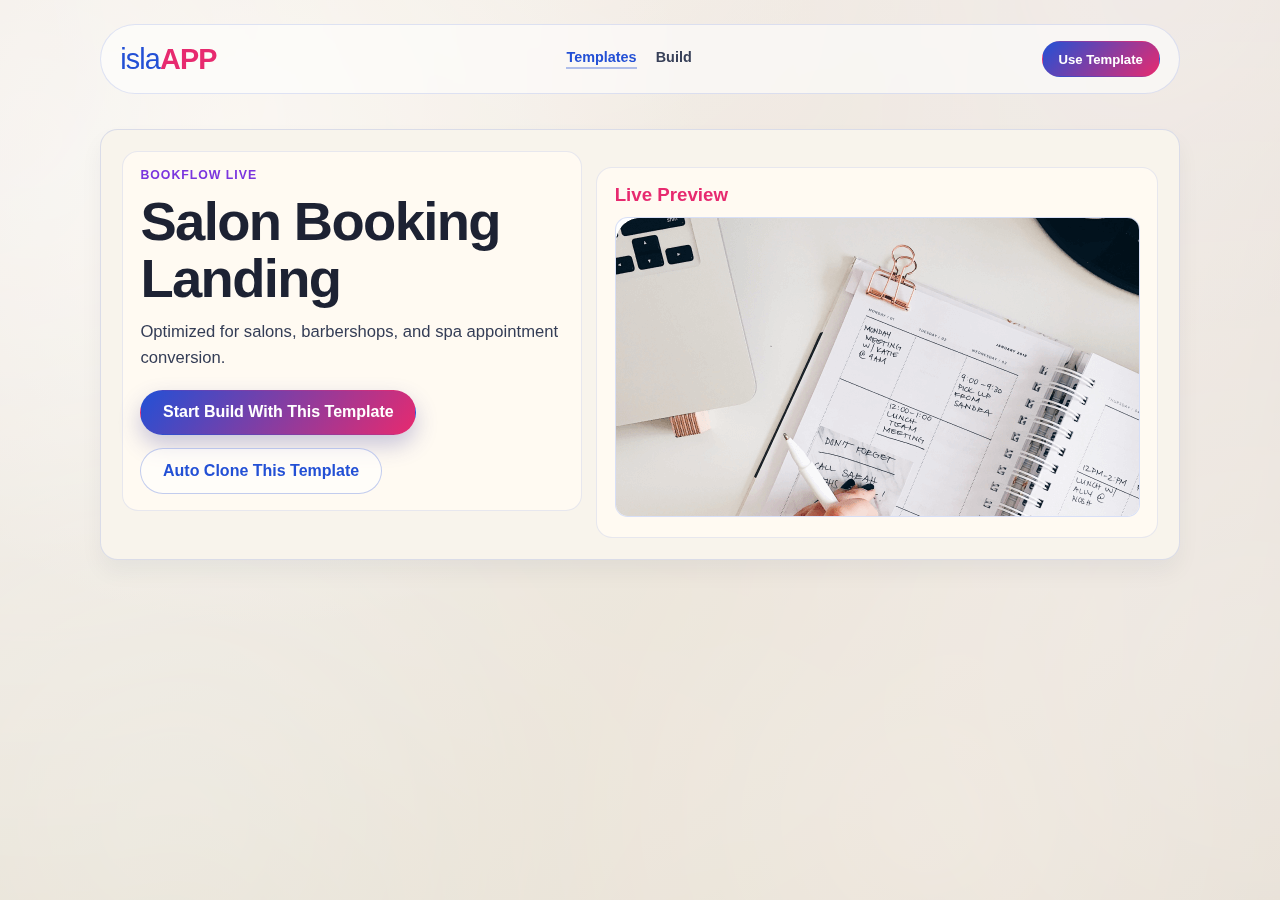
<file: template-live-bookflow-salon.html>
<!doctype html>
<html lang="en">
  <head>
    <meta charset="UTF-8" />
    <meta name="viewport" content="width=device-width, initial-scale=1.0" />
    <title>Salon Booking Live | islaAPP</title>
    <meta name="description" content="Live preview for the Salon Booking landing template." />
    <link rel="stylesheet" href="styles.css" />
  </head>
  <body>
    <header class="topbar">
      <a class="brand" href="index.html"><span class="brand-name"><span>isla</span><strong>APP</strong></span></a>
      <nav>
        <a href="templates.html" class="is-current">Templates</a>
        <a href="app-builder.html?template_id=bookflow-salon-booking">Build</a>
      </nav>
      <a class="btn btn-small" href="app-builder.html?template_id=bookflow-salon-booking">Use Template</a>
    </header>

    <main class="container section-stack">
      <section class="section-panel template-live-layout">
        <article>
          <p class="eyebrow">BOOKFLOW LIVE</p>
          <h1>Salon Booking Landing</h1>
          <p class="lead">Optimized for salons, barbershops, and spa appointment conversion.</p>
          <div class="actions">
            <a class="btn btn-primary" href="app-builder.html?template_id=bookflow-salon-booking">Start Build With This Template</a>
            <a class="btn btn-ghost" href="app-builder.html?template_id=bookflow-salon-booking&autoclone=1">Auto Clone This Template</a>
          </div>
        </article>
        <article class="status-box">
          <h3>Live Preview</h3>
          <iframe
            class="fast-preview-frame"
            src="data/shuffle-imports/shuffle-2/public/flex-ui-assets/images/features/stock2.png"
            title="Salon Booking preview"
            loading="lazy"
          ></iframe>
        </article>
      </section>
    </main>
  </body>
</html>
</file>
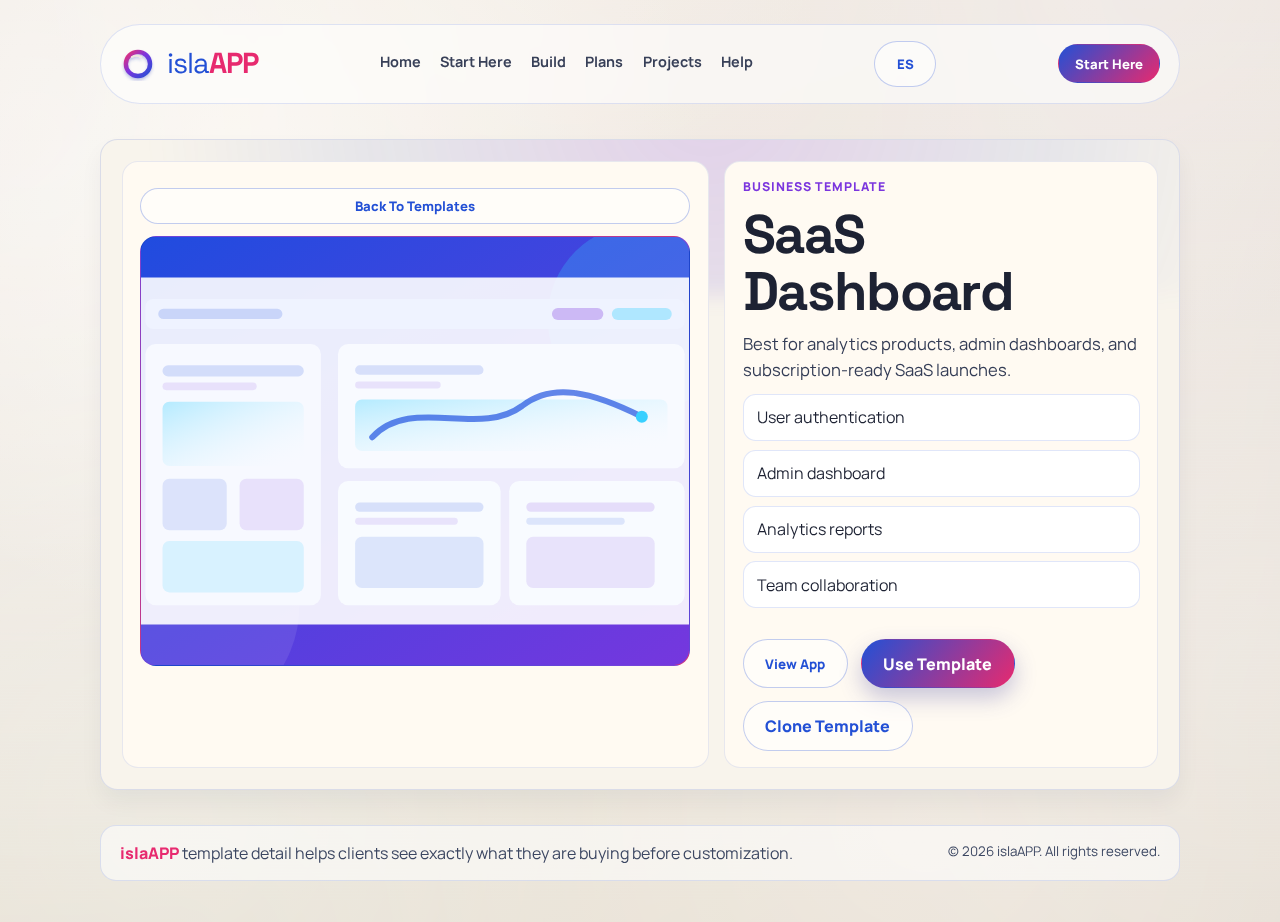
<file: template-view.html>
<!doctype html>
<html lang="en">
  <head>
    <meta charset="UTF-8" />
    <meta name="viewport" content="width=device-width, initial-scale=1.0" />
    <title>Template Detail | islaAPP</title>
    <meta
      name="description"
      content="Review a template in detail, preview it, and jump directly into app creation."
    />
    <link rel="preconnect" href="https://fonts.googleapis.com" />
    <link rel="preconnect" href="https://fonts.gstatic.com" crossorigin />
    <link
      href="https://fonts.googleapis.com/css2?family=Manrope:wght@500;700;800&family=Space+Grotesk:wght@600;700&display=swap"
      rel="stylesheet"
    />
    <link rel="stylesheet" href="styles.css" />
  </head>
  <body>
    <svg class="sprite" aria-hidden="true" focusable="false">
      <defs>
        <linearGradient id="brand-gradient" x1="0%" y1="0%" x2="100%" y2="100%">
          <stop offset="0%" stop-color="#f02f6f" />
          <stop offset="45%" stop-color="#7d34de" />
          <stop offset="100%" stop-color="#244fd4" />
        </linearGradient>
        <filter id="logo-shadow" x="-30%" y="-30%" width="160%" height="160%">
          <feDropShadow dx="0" dy="6" stdDeviation="4" flood-color="#2d43b8" flood-opacity=".3" />
        </filter>
        <symbol id="orbit-icon" viewBox="0 0 96 96">
          <g filter="url(#logo-shadow)">
            <path
              d="M16 49c0-18.2 14.8-33 33-33s33 14.8 33 33-14.8 33-33 33-33-14.8-33-33z"
              fill="none"
              stroke="url(#brand-gradient)"
              stroke-width="12"
              stroke-linecap="round"
            />
            <path d="M8 49h80" fill="none" stroke="url(#brand-gradient)" stroke-width="10" stroke-linecap="round" />
            <path
              d="M32 30c6-4.5 17-5.2 24.8.4"
              fill="none"
              stroke="#efe7dc"
              stroke-width="4.6"
              stroke-linecap="round"
            />
          </g>
        </symbol>
      </defs>
    </svg>

    <div class="noise" aria-hidden="true"></div>
    <header class="topbar">
      <a class="brand" href="index.html">
        <svg class="brand-icon" viewBox="0 0 96 96" role="img" aria-label="islaAPP logo icon">
          <use href="#orbit-icon"></use>
        </svg>
        <span class="brand-name"><span>isla</span><strong>APP</strong></span>
      </a>
      <nav>
        <a href="index.html">Home</a>
        <a href="app-builder.html">Product</a>
        <a class="is-current" href="templates.html">Templates</a>
        <a href="pricing.html">Pricing</a>
        <a href="support.html">Enterprise</a>
      </nav>
      <a class="btn btn-small" href="app-builder.html">Start Building</a>
    </header>

    <main id="templateViewRoot">
      <section class="section-panel template-view-layout">
        <article class="template-view-media">
          <a class="btn btn-ghost btn-inline" href="templates.html">Back To Templates</a>
          <div class="template-view-preview template-thumb-saas" id="templateViewPreview"></div>
        </article>
        <article class="template-view-copy">
          <p class="eyebrow" id="templateViewSubtitle">TEMPLATE</p>
          <h1 id="templateViewTitle">Template Name</h1>
          <p class="lead" id="templateViewDescription">Template description appears here.</p>
          <ul class="checklist" id="templateViewHighlights">
            <li>Core features</li>
            <li>Stack guidance</li>
            <li>Launch baseline</li>
          </ul>
          <div class="actions">
            <button class="btn btn-ghost" id="templateViewOpenDemo" type="button">View App</button>
            <a class="btn btn-primary" id="templateViewUseTemplate" href="app-builder.html">Use Template</a>
            <a class="btn btn-ghost" id="templateViewCloneTemplate" href="app-builder.html">Clone Template</a>
          </div>
        </article>
      </section>
    </main>

    <footer class="site-footer">
      <p><span class="brand-inline">islaAPP</span> template detail helps clients see exactly what they are buying before customization.</p>
      <small>&copy; <span data-year></span> islaAPP. All rights reserved.</small>
    </footer>

    <div class="template-demo-modal hidden" id="templateViewerModal" role="dialog" aria-modal="true" aria-label="Template demo viewer">
      <article class="template-demo-card">
        <div class="template-demo-top">
          <h3 id="templateViewerTitle">Template Demo</h3>
          <button class="btn btn-ghost btn-small" type="button" id="templateViewerClose">Close</button>
        </div>
        <iframe id="templateViewerFrame" class="template-demo-frame" title="Template live demo"></iframe>
      </article>
    </div>

    <script src="app.js"></script>
  </body>
</html>
</file>
<file: styles.css>
:root {
  --sand-100: #efe7dc;
  --sand-200: #ddd4c5;
  --pastel-blue: #c7d8ff;
  --pastel-lilac: #d8c7ff;
  --pastel-peach: #ffd7c4;
  --pastel-mint: #c8f2e0;
  --ink: #1d2233;
  --blue: #2350d5;
  --magenta: #e72a6f;
  --violet: #7b35de;
  --card: #f8f4ec;
  --card-strong: #fffaf2;
  --line: rgba(35, 80, 213, 0.14);
  --success: #125f44;
  --error: #9a2453;
}

*,
*::before,
*::after {
  box-sizing: border-box;
}

html,
body {
  margin: 0;
  min-height: 100%;
}

body {
  font-family: "Manrope", "Segoe UI", sans-serif;
  color: var(--ink);
  background:
    radial-gradient(circle at 20% 20%, #f8f3ea 0%, transparent 36%),
    radial-gradient(circle at 80% 0%, #e8e0d4 0%, transparent 30%),
    linear-gradient(150deg, var(--sand-100), var(--sand-200));
  position: relative;
  overflow-x: hidden;
}

body::before,
body::after {
  content: "";
  position: fixed;
  inset: -20vmax;
  pointer-events: none;
  z-index: 0;
  mix-blend-mode: screen;
}

body::before {
  background:
    radial-gradient(circle at 16% 28%, rgba(199, 216, 255, 0.52) 0, rgba(199, 216, 255, 0) 44%),
    radial-gradient(circle at 78% 16%, rgba(216, 199, 255, 0.46) 0, rgba(216, 199, 255, 0) 42%),
    radial-gradient(circle at 66% 76%, rgba(255, 215, 196, 0.44) 0, rgba(255, 215, 196, 0) 46%);
  filter: blur(28px) saturate(115%);
  animation: pastelFloatA 26s ease-in-out infinite alternate;
}

body::after {
  background:
    radial-gradient(circle at 24% 76%, rgba(200, 242, 224, 0.38) 0, rgba(200, 242, 224, 0) 42%),
    radial-gradient(circle at 84% 66%, rgba(199, 216, 255, 0.32) 0, rgba(199, 216, 255, 0) 39%),
    radial-gradient(circle at 46% 12%, rgba(255, 215, 196, 0.3) 0, rgba(255, 215, 196, 0) 38%);
  filter: blur(34px) saturate(108%);
  animation: pastelFloatB 34s ease-in-out infinite alternate;
}

@keyframes pastelFloatA {
  0% {
    transform: translate3d(-2.8%, -1.6%, 0) scale(1.02);
  }
  50% {
    transform: translate3d(1.9%, 1.6%, 0) scale(1.06);
  }
  100% {
    transform: translate3d(3.6%, -1.2%, 0) scale(1.03);
  }
}

@keyframes pastelFloatB {
  0% {
    transform: translate3d(2.4%, 1.5%, 0) scale(1.01);
  }
  50% {
    transform: translate3d(-2.1%, -1.2%, 0) scale(1.07);
  }
  100% {
    transform: translate3d(-3.4%, 1.1%, 0) scale(1.03);
  }
}

body.modal-open {
  overflow: hidden;
}

.sprite {
  position: absolute;
  width: 0;
  height: 0;
  overflow: hidden;
}

.noise {
  position: fixed;
  inset: 0;
  pointer-events: none;
  opacity: 0.16;
  z-index: 0;
  background-image:
    repeating-linear-gradient(0deg, rgba(255, 255, 255, 0.22), rgba(255, 255, 255, 0.22) 1px, transparent 1px, transparent 3px);
}

.topbar {
  width: min(1080px, 92vw);
  margin: 1.5rem auto 0;
  padding: 1rem 1.2rem;
  border: 1px solid var(--line);
  border-radius: 999px;
  background: rgba(255, 255, 255, 0.55);
  backdrop-filter: blur(12px);
  display: flex;
  align-items: center;
  justify-content: space-between;
  gap: 1rem;
  position: relative;
  z-index: 2;
}

.brand {
  display: flex;
  align-items: center;
  gap: 0.7rem;
  text-decoration: none;
}

.brand-icon {
  width: 2.2rem;
  height: 2.2rem;
}

.brand-name {
  font-family: "Space Grotesk", "Manrope", sans-serif;
  font-size: 1.8rem;
  line-height: 1;
  letter-spacing: -0.03em;
}

.brand-name span {
  color: var(--blue);
}

.brand-name strong {
  color: var(--magenta);
  font-weight: 700;
}

nav {
  display: flex;
  gap: 1.2rem;
  align-items: center;
}

nav a {
  text-decoration: none;
  color: #384058;
  font-weight: 700;
  font-size: 0.9rem;
  border-bottom: 2px solid transparent;
  padding-bottom: 0.15rem;
}

nav a.is-current {
  color: var(--blue);
  border-color: rgba(35, 80, 213, 0.35);
}

.page-home .marketing-nav {
  position: relative;
  gap: 1rem;
}

.page-home .marketing-nav > a,
.page-home .nav-trigger {
  text-decoration: none;
  color: #27355b;
  font-weight: 800;
  font-size: 0.88rem;
  border: none;
  background: transparent;
  cursor: pointer;
  font-family: inherit;
  padding: 0.15rem 0.1rem;
}

.page-home .nav-item {
  position: relative;
}

.page-home .nav-trigger {
  display: inline-flex;
  align-items: center;
  gap: 0.25rem;
}

.page-home .nav-item.has-menu::after {
  content: "▾";
  font-size: 0.72rem;
  color: #5d6781;
  margin-left: 0.22rem;
}

.page-home .mega-menu {
  position: absolute;
  left: 0;
  top: calc(100% + 0.9rem);
  min-width: 520px;
  display: none;
  grid-template-columns: repeat(2, minmax(0, 1fr));
  gap: 0.55rem;
  padding: 0.8rem;
  border-radius: 0.95rem;
  border: 1px solid rgba(35, 80, 213, 0.17);
  background: #f7f4ee;
  box-shadow: 0 16px 30px rgba(19, 29, 61, 0.16);
  z-index: 10;
}

.page-home .nav-item.is-open .mega-menu {
  display: grid;
}

.page-home .mega-link {
  display: grid;
  gap: 0.2rem;
  text-decoration: none;
  border-radius: 0.75rem;
  border: 1px solid rgba(35, 80, 213, 0.12);
  background: white;
  padding: 0.62rem 0.66rem;
}

.page-home .mega-link strong {
  color: #243159;
  font-size: 0.92rem;
}

.page-home .mega-link span {
  color: #59647f;
  font-size: 0.84rem;
  line-height: 1.35;
}

main {
  width: min(1080px, 92vw);
  margin: 2.2rem auto;
  position: relative;
  z-index: 1;
}

.hero {
  display: grid;
  grid-template-columns: 1.2fr 0.8fr;
  gap: 1.8rem;
  padding: 2rem;
  border-radius: 1.4rem;
  background: linear-gradient(160deg, #faf5ed 30%, #f2ebde 100%);
  border: 1px solid rgba(36, 79, 212, 0.12);
  box-shadow: 0 24px 40px rgba(35, 80, 213, 0.1);
}

.page-intro {
  padding: 1.7rem 1.8rem;
  border-radius: 1.2rem;
  background: linear-gradient(155deg, #fcf8f1, #f5ece0);
  border: 1px solid var(--line);
  box-shadow: 0 16px 30px rgba(29, 34, 51, 0.08);
}

.eyebrow {
  margin: 0;
  font-weight: 800;
  letter-spacing: 0.08em;
  text-transform: uppercase;
  color: var(--violet);
  font-size: 0.77rem;
}

h1 {
  margin: 0.7rem 0;
  font-family: "Space Grotesk", "Manrope", sans-serif;
  font-size: clamp(1.9rem, 5vw, 3.4rem);
  line-height: 1.05;
  letter-spacing: -0.03em;
}

h1 span {
  background: linear-gradient(90deg, var(--blue), var(--magenta));
  -webkit-background-clip: text;
  background-clip: text;
  color: transparent;
}

.lead {
  margin: 0;
  max-width: 58ch;
  font-size: 1.04rem;
  line-height: 1.55;
  color: #343d56;
}

.hero-badge {
  padding: 1rem;
  border-radius: 1rem;
  border: 1px solid rgba(35, 80, 213, 0.18);
  background: linear-gradient(180deg, #ffffff, #f5f2ea);
  align-self: start;
}

.badge-icon {
  width: 4.2rem;
  height: 4.2rem;
  margin-bottom: 0.4rem;
}

.hero-badge p {
  margin: 0;
  font-size: 1rem;
  font-weight: 700;
  color: #354162;
}

.hero-centered {
  grid-template-columns: 1fr;
  text-align: center;
  background: linear-gradient(170deg, #96d5ee 0%, #d7eef7 55%, #f4ede2 100%);
}

.hero-centered .lead {
  margin-inline: auto;
}

.marketing-prompt-box {
  width: min(760px, 100%);
  margin: 1.1rem auto 0;
  border-radius: 1.35rem;
  border: 1px solid rgba(35, 80, 213, 0.12);
  background: rgba(255, 255, 255, 0.9);
  min-height: 124px;
  position: relative;
  padding: 1.1rem 5.5rem 1.1rem 1.1rem;
  box-shadow: 0 14px 24px rgba(29, 34, 51, 0.09);
}

.prompt-placeholder {
  margin: 0;
  font-size: 1.02rem;
  color: #6a748e;
  text-align: left;
}

.prompt-go {
  position: absolute;
  right: 0.9rem;
  bottom: 0.9rem;
  min-width: 3.1rem;
  padding-inline: 1rem;
}

.starter-chips {
  margin-top: 0.25rem;
  display: flex;
  flex-wrap: wrap;
  justify-content: center;
  gap: 0.55rem;
}

.starter-chips a {
  text-decoration: none;
  border: 1px solid rgba(35, 80, 213, 0.22);
  border-radius: 999px;
  padding: 0.42rem 0.8rem;
  font-weight: 700;
  color: #334264;
  background: rgba(255, 255, 255, 0.58);
}

.category-grid {
  margin-top: 0.85rem;
  display: grid;
  gap: 0.7rem;
  grid-template-columns: repeat(4, minmax(0, 1fr));
}

.category-card {
  border: 1px solid rgba(35, 80, 213, 0.15);
  border-radius: 0.9rem;
  background: #f6f3ed;
  padding: 0.85rem;
}

.category-card h3 {
  margin: 0 0 0.35rem;
  color: #223053;
  font-size: 1rem;
}

.category-card p {
  margin: 0;
  color: #5f6984;
  font-weight: 700;
}

.template-showcase-grid {
  margin-top: 0.8rem;
  display: grid;
  gap: 0.85rem;
  grid-template-columns: repeat(3, minmax(0, 1fr));
}

.template-showcase-card {
  border: 1px solid rgba(35, 80, 213, 0.15);
  border-radius: 0.95rem;
  background: #fffaf2;
  padding: 0.72rem;
}

.template-showcase-card h3 {
  margin: 0.6rem 0 0.35rem;
  color: #243159;
}

.template-showcase-card p {
  margin: 0;
  color: #4c5774;
  line-height: 1.48;
}

.template-showcase-thumb {
  width: 100%;
  aspect-ratio: 16 / 10;
  border-radius: 0.8rem;
  border: 1px solid rgba(35, 80, 213, 0.18);
  position: relative;
  overflow: hidden;
}

.template-media-picture {
  width: 100%;
  height: 100%;
  display: block;
}

.template-media-picture img {
  width: 100%;
  height: 100%;
  display: block;
  object-fit: cover;
  transform: scale(1.001);
  transition: transform 0.55s ease;
}

.template-media-fallback {
  width: 100%;
  height: 100%;
}

.template-showcase-card:hover .template-media-picture img {
  transform: scale(1.06);
}

.template-showcase-thumb.has-photo::before,
.template-showcase-thumb.has-photo::after,
.template-thumb.has-photo::before,
.template-thumb.has-photo::after,
.template-detail-preview.has-photo::before,
.template-detail-preview.has-photo::after,
.template-view-preview.has-photo::before,
.template-view-preview.has-photo::after {
  display: none;
}

.template-thumb-status {
  position: absolute;
  top: 0.55rem;
  left: 0.55rem;
  border-radius: 999px;
  padding: 0.2rem 0.55rem;
  font-size: 0.72rem;
  font-weight: 800;
  color: #1d2845;
  background: rgba(255, 245, 226, 0.92);
  border: 1px solid rgba(35, 80, 213, 0.16);
}

.template-card-meta-row {
  margin-top: 0.55rem;
  display: flex;
  align-items: center;
  justify-content: space-between;
  gap: 0.55rem;
}

.template-meta-chip {
  border-radius: 999px;
  padding: 0.18rem 0.52rem;
  font-size: 0.74rem;
  font-weight: 700;
  color: #283762;
  border: 1px solid rgba(35, 80, 213, 0.2);
  background: rgba(255, 255, 255, 0.72);
}

.template-clone-count {
  font-size: 0.8rem;
  color: #516083;
  font-weight: 700;
}

.template-card-tags {
  margin-top: 0.55rem;
  display: flex;
  flex-wrap: wrap;
  gap: 0.45rem;
}

.template-card-tag {
  border-radius: 999px;
  padding: 0.18rem 0.5rem;
  font-size: 0.7rem;
  color: #2b3b67;
  border: 1px solid rgba(35, 80, 213, 0.2);
  background: rgba(249, 252, 255, 0.85);
}

.template-view-layout {
  display: grid;
  gap: 0.95rem;
  grid-template-columns: 1.15fr 0.85fr;
}

.template-view-media {
  display: grid;
  gap: 0.75rem;
  align-content: start;
}

.template-view-preview {
  width: 100%;
  min-height: 430px;
  border-radius: 1rem;
  border: 1px solid rgba(35, 80, 213, 0.2);
  position: relative;
  overflow: hidden;
}

.template-media-picture-large img {
  object-position: center 35%;
}

.template-view-preview::before {
  content: "";
  position: absolute;
  inset: 0;
  background: linear-gradient(180deg, rgba(255, 255, 255, 0.7) 0%, rgba(255, 255, 255, 0.14) 60%, rgba(255, 255, 255, 0.62) 100%);
}

.template-view-copy {
  display: grid;
  align-content: start;
  gap: 0.7rem;
}

.template-view-copy h1 {
  margin: 0;
}

.template-view-stats {
  display: grid;
  gap: 0.55rem;
  grid-template-columns: repeat(3, minmax(0, 1fr));
}

.template-stat-card {
  border: 1px solid rgba(35, 80, 213, 0.16);
  border-radius: 0.8rem;
  padding: 0.55rem 0.65rem;
  background: #fffdf8;
}

.template-stat-card span {
  display: block;
  font-size: 0.74rem;
  color: #627092;
  font-weight: 700;
}

.template-stat-card strong {
  display: block;
  margin-top: 0.2rem;
  color: #26345d;
}

.template-block-title {
  margin: 0.35rem 0 0;
  color: #283963;
  font-size: 0.9rem;
  font-weight: 800;
}

.template-pill-row {
  display: flex;
  flex-wrap: wrap;
  gap: 0.45rem;
}

.template-pill {
  border-radius: 999px;
  padding: 0.25rem 0.65rem;
  font-size: 0.74rem;
  font-weight: 700;
  color: #2a3a65;
  border: 1px solid rgba(35, 80, 213, 0.18);
  background: rgba(255, 255, 255, 0.75);
}

.template-pill.tech {
  background: rgba(236, 246, 255, 0.85);
  border-color: rgba(35, 80, 213, 0.22);
}

.template-live-layout {
  display: grid;
  gap: 0.9rem;
  grid-template-columns: 0.9fr 1.1fr;
  align-items: start;
}

.enterprise-hero {
  text-align: center;
  background: linear-gradient(120deg, #c5cde4 0%, #d5d0dc 50%, #f4b48f 100%);
}

.enterprise-hero h2 {
  margin: 0.65rem 0 0.45rem;
  font-family: "Space Grotesk", "Manrope", sans-serif;
  font-size: clamp(1.8rem, 4.6vw, 3rem);
  line-height: 1.07;
  letter-spacing: -0.03em;
}

.enterprise-hero .lead {
  margin-inline: auto;
}

.actions {
  margin-top: 1.2rem;
  display: flex;
  flex-wrap: wrap;
  gap: 0.8rem;
}

.btn {
  display: inline-flex;
  align-items: center;
  justify-content: center;
  text-decoration: none;
  font-weight: 800;
  border-radius: 999px;
  border: 1px solid transparent;
  transition: transform 160ms ease, box-shadow 160ms ease, border-color 160ms ease;
  cursor: pointer;
  font-family: inherit;
}

.btn:hover {
  transform: translateY(-2px) scale(1.01);
  box-shadow: 0 12px 26px rgba(35, 80, 213, 0.2);
}

.btn:disabled {
  opacity: 0.65;
  cursor: not-allowed;
  transform: none;
}

.btn-small {
  padding: 0.6rem 1rem;
  font-size: 0.82rem;
  color: white;
  background: linear-gradient(135deg, var(--blue), var(--magenta));
}

.btn-primary {
  padding: 0.8rem 1.35rem;
  color: white;
  background: linear-gradient(130deg, var(--blue), var(--magenta));
  box-shadow: 0 10px 22px rgba(56, 61, 156, 0.28);
}

.btn-ghost {
  padding: 0.8rem 1.35rem;
  color: var(--blue);
  border-color: rgba(35, 80, 213, 0.28);
  background: rgba(255, 255, 255, 0.5);
}

.btn-inline {
  margin-top: 0.65rem;
  padding: 0.5rem 0.9rem;
  font-size: 0.82rem;
}

.section-panel {
  margin-top: 1.4rem;
  padding: 1.3rem;
  background: var(--card);
  border: 1px solid var(--line);
  border-radius: 1.1rem;
  box-shadow: 0 12px 22px rgba(29, 34, 51, 0.05);
  position: relative;
  overflow: hidden;
  isolation: isolate;
}

.section-panel > * {
  position: relative;
  z-index: 1;
}

.motion-enabled .section-panel::after {
  content: "";
  position: absolute;
  left: -14%;
  right: -14%;
  top: -32%;
  height: 56%;
  background: radial-gradient(circle at 55% 45%, rgba(125, 52, 222, 0.18), rgba(35, 80, 213, 0.08) 45%, transparent 72%);
  filter: blur(10px);
  pointer-events: none;
  z-index: 0;
}

h2 {
  margin: 0 0 0.8rem;
  display: flex;
  align-items: center;
  gap: 0.5rem;
  font-size: clamp(1.2rem, 2vw, 1.6rem);
  color: #23345a;
}

h3 {
  margin: 0;
  color: var(--magenta);
}

.mini-icon {
  width: 1.4rem;
  height: 1.4rem;
}

.feature-grid,
.support-grid {
  display: grid;
  gap: 0.9rem;
  grid-template-columns: repeat(2, minmax(0, 1fr));
}

article,
.steps,
.status-box {
  background: var(--card-strong);
  border-radius: 1rem;
  padding: 1rem 1.1rem;
  border: 1px solid rgba(35, 80, 213, 0.11);
}

article p,
.steps,
.muted {
  color: #3b455f;
}

code {
  font-family: ui-monospace, SFMono-Regular, Menlo, Monaco, Consolas, "Liberation Mono", "Courier New", monospace;
  font-size: 0.9em;
  background: rgba(36, 79, 212, 0.08);
  border: 1px solid rgba(36, 79, 212, 0.18);
  border-radius: 0.4rem;
  padding: 0.1rem 0.35rem;
}

.steps {
  margin: 0;
  padding-left: 1.35rem;
  line-height: 1.7;
}

.brand-inline {
  color: var(--magenta);
  font-weight: 800;
}

.site-footer {
  width: min(1080px, 92vw);
  margin: 0 auto 2.6rem;
  padding: 1rem 1.2rem;
  border: 1px solid var(--line);
  border-radius: 1rem;
  background: rgba(255, 255, 255, 0.55);
  display: flex;
  justify-content: space-between;
  gap: 1rem;
  flex-wrap: wrap;
  position: relative;
  z-index: 1;
}

.site-footer p,
.site-footer small {
  margin: 0;
  color: #3c4762;
}

.motion-enabled .template-showcase-card,
.motion-enabled .category-card,
.motion-enabled .plan-card,
.motion-enabled .status-box {
  transition: transform 220ms ease, box-shadow 220ms ease, border-color 220ms ease;
  will-change: transform;
}

.motion-enabled .template-showcase-card:hover,
.motion-enabled .category-card:hover,
.motion-enabled .plan-card:hover,
.motion-enabled .status-box:hover {
  transform: translateY(-4px);
  box-shadow: 0 16px 28px rgba(35, 80, 213, 0.15);
  border-color: rgba(125, 52, 222, 0.3);
}

.form-grid {
  display: grid;
  gap: 0.9rem;
  grid-template-columns: repeat(2, minmax(0, 1fr));
}

.form-field {
  display: flex;
  flex-direction: column;
  gap: 0.45rem;
  font-weight: 700;
  color: #25345b;
}

.form-field-full {
  grid-column: 1 / -1;
}

input,
select,
textarea {
  width: 100%;
  border: 1px solid rgba(35, 80, 213, 0.2);
  border-radius: 0.75rem;
  padding: 0.72rem 0.78rem;
  font: inherit;
  color: #1f2538;
  background: white;
}

input:focus,
select:focus,
textarea:focus {
  outline: 2px solid rgba(123, 53, 222, 0.34);
  border-color: rgba(123, 53, 222, 0.55);
}

.checklist {
  margin: 0;
  padding: 0;
  list-style: none;
  display: grid;
  gap: 0.55rem;
}

.checklist li {
  background: white;
  border: 1px solid rgba(35, 80, 213, 0.14);
  border-radius: 0.8rem;
  padding: 0.72rem 0.8rem;
}

.checklist label {
  display: flex;
  gap: 0.65rem;
  align-items: start;
  cursor: pointer;
}

.checklist input[type="checkbox"] {
  width: 1rem;
  height: 1rem;
  margin-top: 0.2rem;
}

.progress-wrap {
  margin: 0.75rem 0 0.95rem;
}

.progress-bar {
  width: 100%;
  height: 0.7rem;
  border-radius: 999px;
  background: #e3d8ca;
  overflow: hidden;
}

#onboardingProgressFill {
  height: 100%;
  width: 0%;
  background: linear-gradient(90deg, var(--magenta), var(--blue));
  transition: width 180ms ease;
}

#onboardingProgressText {
  margin: 0.45rem 0 0;
  font-weight: 700;
  color: #354162;
}

.status-box {
  margin-top: 1rem;
}

.status-box h3 {
  margin-bottom: 0.7rem;
}

.status-box ul {
  margin: 0;
  padding-left: 1.2rem;
}

.status-box li + li {
  margin-top: 0.35rem;
}

.hidden {
  display: none !important;
}

.consent {
  grid-column: 1 / -1;
  display: flex;
  gap: 0.6rem;
  align-items: center;
  font-weight: 700;
  color: #2f3a57;
}

.consent input[type="checkbox"] {
  width: 1rem;
  height: 1rem;
}

.billing-toggle {
  display: inline-flex;
  border: 1px solid rgba(35, 80, 213, 0.25);
  border-radius: 999px;
  padding: 0.2rem;
  background: white;
}

.toggle-btn {
  border: none;
  background: transparent;
  padding: 0.5rem 0.95rem;
  border-radius: 999px;
  font-weight: 800;
  color: #304067;
  cursor: pointer;
}

.toggle-btn.is-active {
  background: linear-gradient(135deg, var(--blue), var(--magenta));
  color: white;
}

.plan-grid {
  margin-top: 1rem;
  display: grid;
  gap: 0.95rem;
  grid-template-columns: repeat(auto-fit, minmax(220px, 1fr));
}

.provider-grid {
  margin-top: 0.7rem;
  display: grid;
  gap: 0.95rem;
  grid-template-columns: repeat(2, minmax(0, 1fr));
}

.setup-provider-grid {
  margin-top: 0.7rem;
  display: grid;
  gap: 0.95rem;
  grid-template-columns: repeat(2, minmax(0, 1fr));
}

.provider-health {
  margin-top: 0.7rem;
  display: grid;
  gap: 0.6rem;
  grid-template-columns: repeat(2, minmax(0, 1fr));
}

.provider-health-item {
  background: white;
  border: 1px solid rgba(35, 80, 213, 0.2);
  border-radius: 0.8rem;
  padding: 0.6rem 0.7rem;
  display: grid;
  gap: 0.2rem;
}

.provider-health-item span {
  font-weight: 700;
  color: #2f3a57;
}

.provider-health-item small {
  color: #51607f;
  font-size: 0.78rem;
}

.provider-health-item.is-ready {
  border-color: rgba(18, 95, 68, 0.35);
  background: #f5fcf8;
}

.provider-health-item.is-missing {
  border-color: rgba(154, 36, 83, 0.3);
  background: #fff7fb;
}

.provider-card {
  background: white;
  border: 1px solid rgba(35, 80, 213, 0.18);
  border-radius: 1rem;
  padding: 1rem;
}

.provider-card > header {
  display: flex;
  align-items: center;
  justify-content: space-between;
  gap: 0.7rem;
}

.provider-type {
  text-transform: uppercase;
  letter-spacing: 0.08em;
  font-size: 0.72rem;
  font-weight: 800;
  color: #2f3a57;
  background: #eef1f9;
  border: 1px solid rgba(35, 80, 213, 0.2);
  border-radius: 999px;
  padding: 0.2rem 0.45rem;
}

.provider-card > p {
  margin: 0.45rem 0 0.2rem;
  color: #3d4763;
}

.service-block {
  margin-top: 0.75rem;
  background: #fcfbf8;
  border: 1px solid rgba(35, 80, 213, 0.14);
  border-radius: 0.85rem;
  padding: 0.8rem;
}

.service-block p {
  margin: 0.4rem 0 0.6rem;
  color: #44506e;
}

.plan-choice-grid {
  display: grid;
  gap: 0.6rem;
  grid-template-columns: repeat(2, minmax(0, 1fr));
}

.plan-choice {
  border: 1px solid rgba(35, 80, 213, 0.2);
  border-radius: 0.75rem;
  background: white;
  color: #25345b;
  display: flex;
  align-items: center;
  justify-content: space-between;
  gap: 0.6rem;
  padding: 0.55rem 0.65rem;
  cursor: pointer;
  font-weight: 700;
}

.plan-choice strong {
  color: var(--magenta);
}

.services-layout {
  display: grid;
  gap: 1rem;
  grid-template-columns: 0.95fr 1.05fr;
}

.cart-panel {
  background: white;
  border: 1px solid rgba(35, 80, 213, 0.18);
  border-radius: 1rem;
  padding: 0.9rem;
}

.cart-list {
  margin: 0.7rem 0 0;
  padding-left: 1rem;
}

.cart-list li + li {
  margin-top: 0.65rem;
}

.cart-item-actions {
  display: flex;
  flex-wrap: wrap;
  align-items: center;
  gap: 0.6rem;
  margin-top: 0.3rem;
}

.cart-total {
  margin: 1rem 0 0;
  color: #2f3a57;
}

.request-grid {
  margin-top: 0.85rem;
  display: grid;
  gap: 0.9rem;
  grid-template-columns: repeat(2, minmax(0, 1fr));
}

.request-card {
  background: white;
  border: 1px solid rgba(35, 80, 213, 0.18);
  border-radius: 1rem;
  padding: 0.95rem;
}

.request-card h3 {
  margin: 0 0 0.4rem;
}

.request-card p {
  margin: 0.3rem 0 0;
  color: #3b4562;
}

.ops-grid {
  margin-top: 0.8rem;
  display: grid;
  gap: 0.9rem;
  grid-template-columns: repeat(2, minmax(0, 1fr));
}

.advisor-grid {
  margin-top: 0.85rem;
  display: grid;
  gap: 0.9rem;
  grid-template-columns: repeat(auto-fit, minmax(240px, 1fr));
}

.ai-requirement-item {
  display: grid;
  gap: 0.35rem;
}

.ai-requirement-item .status-chip {
  width: fit-content;
}

.ai-requirement-item p {
  margin: 0;
  color: #4a5674;
}

.journey-grid {
  margin-top: 0.85rem;
  display: grid;
  gap: 0.9rem;
  grid-template-columns: repeat(auto-fit, minmax(240px, 1fr));
}

.journey-step {
  background: white;
  border: 1px solid rgba(35, 80, 213, 0.18);
  border-radius: 1rem;
  padding: 0.95rem;
}

.journey-step-head {
  display: flex;
  align-items: center;
  justify-content: space-between;
  gap: 0.5rem;
}

.journey-step-head h3 {
  margin: 0;
}

.journey-step p {
  margin: 0.55rem 0 0.25rem;
  color: #3a4561;
}

.ops-request-card {
  background: white;
  border: 1px solid rgba(35, 80, 213, 0.18);
  border-radius: 1rem;
  padding: 0.95rem;
}

.ops-request-header {
  display: flex;
  align-items: center;
  justify-content: space-between;
  gap: 0.6rem;
}

.ops-request-header h3 {
  margin: 0;
}

.ops-request-card p {
  margin: 0.38rem 0 0;
  color: #3a4561;
}

.ops-actions {
  margin-top: 0.7rem;
  display: grid;
  gap: 0.55rem;
  grid-template-columns: 1fr 1fr;
  align-items: end;
}

.status-chip {
  display: inline-flex;
  border-radius: 999px;
  padding: 0.22rem 0.58rem;
  font-size: 0.75rem;
  text-transform: uppercase;
  letter-spacing: 0.05em;
  font-weight: 800;
}

.status-submitted,
.status-reviewing,
.status-approved {
  color: #254b8d;
  background: #ecf3ff;
}

.status-provisioning {
  color: #6f4a00;
  background: #fff7e8;
}

.status-active {
  color: #0f6143;
  background: #ecf9f3;
}

.status-partially-active,
.status-provision-failed,
.status-on-hold,
.status-cancelled {
  color: #8c2450;
  background: #fff0f6;
}

.projects-grid {
  margin-top: 0.85rem;
  display: grid;
  gap: 0.9rem;
  grid-template-columns: repeat(2, minmax(0, 1fr));
}

.project-card {
  background: white;
  border: 1px solid rgba(35, 80, 213, 0.18);
  border-radius: 1rem;
  padding: 0.95rem;
}

.project-card h3 {
  margin: 0 0 0.45rem;
}

.project-card p {
  margin: 0.35rem 0 0;
  color: #37405a;
}

.wizard-steps {
  display: flex;
  flex-wrap: wrap;
  gap: 0.55rem;
  margin-bottom: 1rem;
}

.step-pill {
  border: 1px solid rgba(35, 80, 213, 0.26);
  background: rgba(255, 255, 255, 0.8);
  color: #304067;
  border-radius: 999px;
  padding: 0.45rem 0.8rem;
  font-weight: 800;
  cursor: pointer;
}

.step-pill.is-active {
  background: linear-gradient(130deg, var(--blue), var(--magenta));
  color: white;
  border-color: transparent;
}

.builder-step {
  display: none;
  background: var(--card-strong);
  border: 1px solid rgba(35, 80, 213, 0.11);
  border-radius: 1rem;
  padding: 1rem 1.05rem;
}

.builder-step.is-active {
  display: block;
}

.fast-build-grid {
  margin-top: 0.85rem;
  display: grid;
  gap: 0.9rem;
  grid-template-columns: repeat(2, minmax(0, 1fr));
}

.ai-chat-shell {
  display: grid;
  gap: 0.7rem;
}

.ai-chat-log {
  max-height: 360px;
  overflow: auto;
  border: 1px solid rgba(35, 80, 213, 0.18);
  border-radius: 0.8rem;
  background: #fdfbf6;
  padding: 0.75rem;
  display: grid;
  gap: 0.55rem;
}

.ai-msg {
  max-width: 88%;
  border-radius: 0.8rem;
  padding: 0.6rem 0.7rem;
  font-size: 0.95rem;
  line-height: 1.45;
}

.ai-msg p {
  margin: 0;
}

.ai-msg-user {
  justify-self: end;
  background: linear-gradient(130deg, #2350d5, #7b35de);
  color: white;
}

.ai-msg-assistant {
  justify-self: start;
  background: white;
  border: 1px solid rgba(35, 80, 213, 0.2);
  color: #2f3a57;
}

.ai-chat-thinking {
  width: fit-content;
  border-radius: 999px;
  padding: 0.28rem 0.64rem;
  font-size: 0.82rem;
  font-weight: 700;
  color: #6f4a00;
  background: #fff7e8;
  border: 1px solid rgba(111, 74, 0, 0.2);
}

.ai-chat-composer {
  display: grid;
  gap: 0.7rem;
}

.fast-preview-frame {
  width: 100%;
  min-height: 300px;
  border: 1px solid rgba(35, 80, 213, 0.18);
  border-radius: 0.8rem;
  background: white;
  overflow: auto;
}

.template-grid {
  display: grid;
  gap: 0.8rem;
  grid-template-columns: repeat(2, minmax(0, 1fr));
}

.template-filters {
  margin: 0.55rem 0 0.85rem;
  display: flex;
  flex-wrap: wrap;
  gap: 0.45rem;
}

.template-grid-visual {
  grid-template-columns: repeat(3, minmax(0, 1fr));
}

.template-card {
  border: 1px solid rgba(35, 80, 213, 0.2);
  border-radius: 0.9rem;
  padding: 0.85rem;
  display: flex;
  flex-direction: column;
  gap: 0.35rem;
  background: white;
  cursor: pointer;
}

.template-card input[type="radio"] {
  width: 1rem;
  height: 1rem;
  margin: 0;
}

.template-card strong {
  color: #243159;
}

.template-card span {
  color: #4a5677;
}

.template-card-visual {
  padding: 0.65rem;
  gap: 0.45rem;
}

.template-thumb {
  width: 100%;
  aspect-ratio: 16 / 9;
  border-radius: 0.75rem;
  border: 1px solid rgba(35, 80, 213, 0.15);
  overflow: hidden;
  background: #f7f9fe;
  position: relative;
}

.template-thumb.has-photo {
  background: #0f1528;
}

.template-thumb::before {
  content: "";
  position: absolute;
  left: 0;
  top: 0;
  right: 0;
  height: 16%;
  background: rgba(255, 255, 255, 0.65);
}

.template-thumb::after {
  content: "";
  position: absolute;
  left: 8%;
  right: 8%;
  bottom: 10%;
  height: 18%;
  border-radius: 0.5rem;
  background: rgba(255, 255, 255, 0.6);
}

.template-thumb-saas {
  background: linear-gradient(135deg, #1642c7, #8742dc 50%, #f02f6f);
}

.template-thumb-portal {
  background: linear-gradient(135deg, #2a3f68, #476ca7 52%, #94a8cc);
}

.template-thumb-market {
  background: linear-gradient(135deg, #6f34df, #4472f2 45%, #31c9ff);
}

.template-thumb-store {
  background: linear-gradient(135deg, #f78b2a, #f05058 50%, #6e38e0);
}

.template-thumb-booking {
  background: linear-gradient(135deg, #1ca68e, #29c7a3 50%, #2f8ad8);
}

.template-thumb-helpdesk {
  background: linear-gradient(135deg, #3a4766, #536289 48%, #7685ad);
}

.template-thumb-community {
  background: linear-gradient(135deg, #f02f6f, #7d34de 50%, #244fd4);
}

.template-thumb-membership {
  background: linear-gradient(135deg, #ef4f32, #e3942b 48%, #efc74e);
}

.template-thumb-crm {
  background: linear-gradient(135deg, #1d2f4f, #344f82 50%, #4667ad);
}

.template-thumb-hr {
  background: linear-gradient(135deg, #0f7f7a, #24a69f 52%, #7ad3ce);
}

.template-thumb-realestate {
  background: linear-gradient(135deg, #314460, #4f6f98 50%, #8fb4de);
}

.template-thumb-restaurant {
  background: linear-gradient(135deg, #5b2618, #c14d2d 50%, #f0a53d);
}

.template-card.is-selected {
  border-color: rgba(231, 42, 111, 0.52);
  box-shadow: 0 8px 20px rgba(125, 52, 222, 0.14);
}

.template-detail {
  margin-top: 0.85rem;
  display: grid;
  gap: 0.9rem;
  grid-template-columns: 1.1fr 0.9fr;
}

.template-detail-media {
  min-height: 250px;
}

.template-detail-preview {
  height: 100%;
  min-height: 250px;
  border-radius: 0.9rem;
  border: 1px solid rgba(35, 80, 213, 0.22);
  position: relative;
  overflow: hidden;
}

.template-detail-preview::before {
  content: "";
  position: absolute;
  left: 0;
  right: 0;
  top: 0;
  height: 15%;
  background: rgba(255, 255, 255, 0.7);
}

.template-detail-preview::after {
  content: "";
  position: absolute;
  left: 7%;
  right: 7%;
  bottom: 9%;
  height: 18%;
  border-radius: 0.65rem;
  background: rgba(255, 255, 255, 0.66);
}

.template-detail-copy {
  display: grid;
  align-content: start;
  gap: 0.55rem;
}

.template-detail-copy h4 {
  margin: 0;
  color: #243159;
}

.template-demo-modal {
  position: fixed;
  inset: 0;
  z-index: 100;
  background: rgba(20, 24, 38, 0.68);
  display: grid;
  place-items: center;
  padding: 1rem;
}

.template-demo-card {
  width: min(1100px, 96vw);
  border-radius: 1rem;
  background: #f7f4ee;
  border: 1px solid rgba(35, 80, 213, 0.2);
  padding: 0.9rem;
  display: grid;
  gap: 0.75rem;
}

.template-demo-top {
  display: flex;
  align-items: center;
  justify-content: space-between;
  gap: 0.7rem;
}

.template-demo-top h3 {
  margin: 0;
}

.template-demo-frame {
  width: 100%;
  min-height: 72vh;
  border: 1px solid rgba(35, 80, 213, 0.22);
  border-radius: 0.8rem;
  background: white;
  overflow: auto;
}

.feature-picks {
  display: grid;
  gap: 0.6rem;
  grid-template-columns: repeat(2, minmax(0, 1fr));
}

.feature-picks label {
  display: flex;
  align-items: center;
  gap: 0.55rem;
  border: 1px solid rgba(35, 80, 213, 0.16);
  border-radius: 0.75rem;
  background: white;
  padding: 0.68rem 0.74rem;
  font-weight: 700;
  color: #2f3a57;
}

.feature-picks input[type="checkbox"] {
  width: 1rem;
  height: 1rem;
}

.plan-card {
  background: white;
  border: 1px solid rgba(35, 80, 213, 0.15);
  border-radius: 1rem;
  padding: 1rem;
}

.plan-card ul {
  margin: 0.75rem 0;
  padding-left: 1.2rem;
  color: #3a4561;
}

.plan-card li + li {
  margin-top: 0.4rem;
}

.featured {
  border-width: 2px;
  border-color: rgba(231, 42, 111, 0.45);
  box-shadow: 0 12px 30px rgba(125, 52, 222, 0.14);
}

.tag {
  margin: 0 0 0.5rem;
  display: inline-flex;
  font-size: 0.76rem;
  text-transform: uppercase;
  letter-spacing: 0.08em;
  font-weight: 800;
  color: white;
  background: linear-gradient(120deg, var(--violet), var(--magenta));
  border-radius: 999px;
  padding: 0.3rem 0.6rem;
}

.price {
  margin: 0.55rem 0;
  font-size: 2rem;
  line-height: 1;
  font-weight: 800;
  color: #243159;
}

.price small {
  font-size: 0.95rem;
  font-weight: 700;
  color: #526182;
  margin-left: 0.25rem;
}

.estimate {
  margin: 0.9rem 0 0.3rem;
  font-size: 1.35rem;
  font-weight: 800;
  color: #283762;
}

.status-box.success {
  border-color: rgba(18, 95, 68, 0.3);
  background: #f2faf6;
}

.status-box.error {
  border-color: rgba(154, 36, 83, 0.3);
  background: #fff3f8;
}

.status-box.success h3 {
  color: var(--success);
}

.status-box.error h3 {
  color: var(--error);
}

@media (prefers-reduced-motion: reduce) {
  *,
  *::before,
  *::after {
    animation: none !important;
    transition: none !important;
    scroll-behavior: auto !important;
  }

  .template-media-picture img {
    transform: none !important;
  }
}

@media (max-width: 980px) {
  .topbar {
    border-radius: 1rem;
    flex-wrap: wrap;
  }

  nav {
    order: 3;
    width: 100%;
    justify-content: center;
    flex-wrap: wrap;
  }

  .hero {
    grid-template-columns: 1fr;
  }

  .feature-grid,
  .support-grid,
  .form-grid,
  .fast-build-grid,
  .template-grid,
  .feature-picks {
    grid-template-columns: 1fr;
  }

  .page-home .marketing-nav {
    width: 100%;
    justify-content: center;
    flex-wrap: wrap;
  }

  .page-home .mega-menu {
    position: static;
    min-width: 0;
    width: 100%;
    margin-top: 0.45rem;
    box-shadow: none;
  }

  .category-grid,
  .template-showcase-grid,
  .template-view-layout,
  .template-live-layout,
  .template-view-stats {
    grid-template-columns: 1fr;
  }

  .plan-grid {
    grid-template-columns: 1fr;
  }

  .projects-grid {
    grid-template-columns: 1fr;
  }

  .provider-grid,
  .setup-provider-grid,
  .provider-health,
  .request-grid,
  .ops-grid,
  .advisor-grid,
  .plan-choice-grid,
  .services-layout,
  .ops-actions,
  .template-detail {
    grid-template-columns: 1fr;
  }
}
</file>
